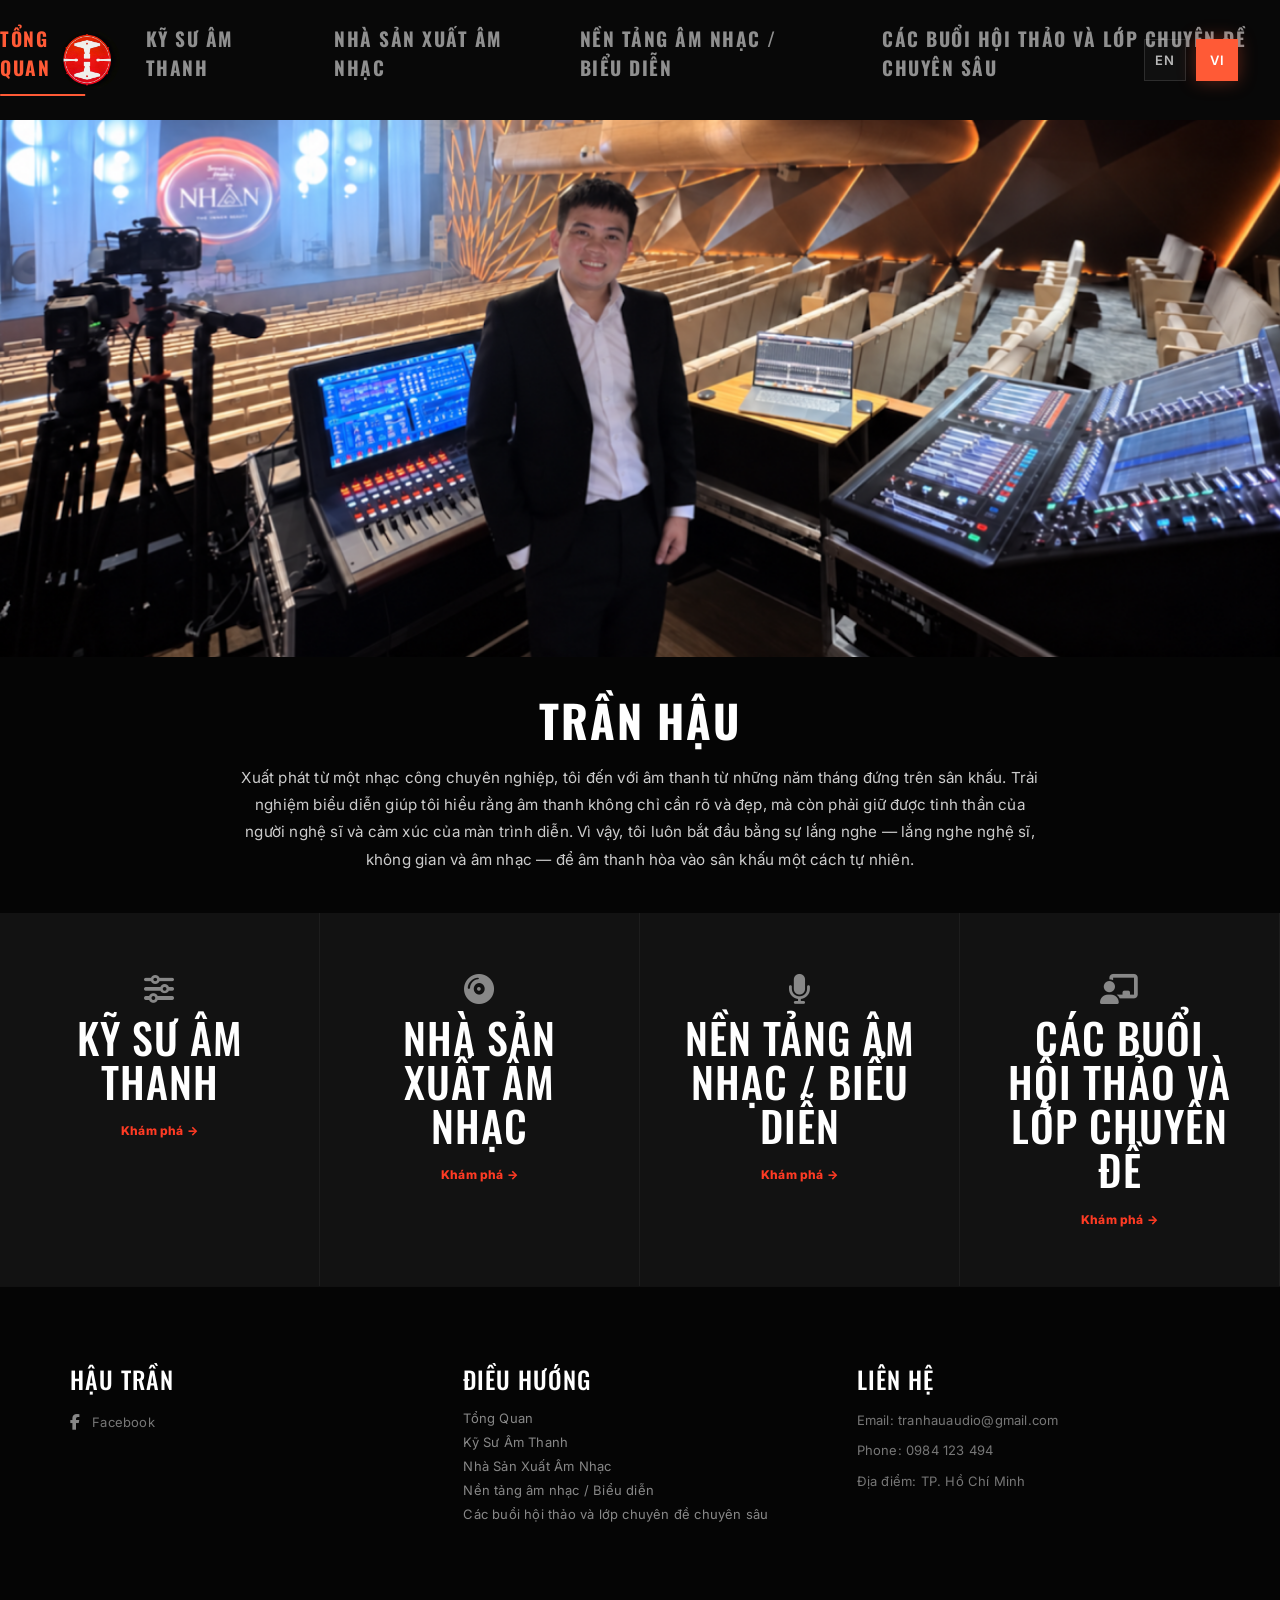
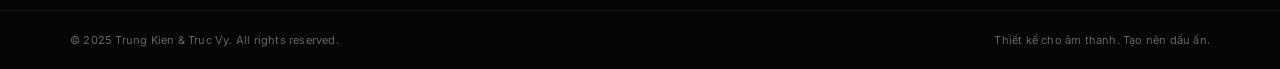
<file: index.html>
<!doctype html>
<html lang="vi">
  <head>
    <meta charset="UTF-8" />
    <meta name="viewport" content="width=device-width, initial-scale=1.0" />
    <title>Hau Tran Portfolio</title>
    <link rel="stylesheet" href="style.css" />
    <link
      rel="stylesheet"
      href="https://cdnjs.cloudflare.com/ajax/libs/font-awesome/6.5.0/css/all.min.css"
    />
    <link
      href="https://fonts.googleapis.com/css2?family=Bebas+Neue&family=Montserrat:wght@400;500;600;700&display=swap"
      rel="stylesheet"
    />
    <link
      href="https://fonts.googleapis.com/css2?family=Oswald:wght@400;500;600;700&family=Inter:wght@400;500;600&display=swap"
      rel="stylesheet"
    />
  </head>
  <body>
    <header class="header">
      <a href="index.html" class="logo1">
        <img src="assets/lo.jpg" alt="Logo" />
      </a>
      <nav>
        <a href="index.html" class="active" id="navOverview">Overview</a>
        <a href="sound-engineer.html" id="navSound"
          >Audio Director / Audio Engineer</a
        >
        <a href="audio-producer.html" id="navProducer">Music Producer</a>
        <a href="performance.html" id="navPerf">Performance</a>
        <a href="workshops.html" id="navWorkshop">
          Workshops & Masterclasses
        </a>
      </nav>
      <div class="lang-switch">
        <button onclick="setLanguage('en')">EN</button>
        <button onclick="setLanguage('vi')">VI</button>
      </div>
    </header>

    <section class="hero-menu">
      <img src="assets/HAUTRAN.png" alt="Hau Tran" />
    </section>

    <!-- PHẦN GIỚI THIỆU MỚI ĐƯỢC THÊM VÀO SAU HÌNH ĐẠI DIỆN -->
    <section class="about-intro">
      <div class="about-container">
        <h2 id="aboutTitle">TRẦN HẬU</h2>
        <p class="about-desc" id="aboutDesc">
          Xuất phát từ một nhạc công chuyên nghiệp, tôi đến với âm thanh từ
          những năm tháng đứng trên sân khấu. Trải nghiệm biểu diễn giúp tôi
          hiểu rằng âm thanh không chỉ cần rõ và đẹp, mà còn phải giữ được tinh
          thần của người nghệ sĩ và cảm xúc của màn trình diễn. Vì vậy, tôi luôn
          bắt đầu bằng sự lắng nghe — lắng nghe nghệ sĩ, không gian và âm nhạc —
          để âm thanh hòa vào sân khấu một cách tự nhiên.
        </p>
      </div>
    </section>

    <section class="choose">
      <a href="sound-engineer.html" class="choose-card" id="chooseSound">
        <div class="icon"><i class="fas fa-sliders"></i></div>
        <h2 id="chooseSoundTitle">Audio Director / Audio Engineer</h2>
        <span>Explore →</span>
      </a>

      <a href="audio-producer.html" class="choose-card" id="chooseProducer">
        <div class="icon"><i class="fas fa-compact-disc"></i></div>
        <h2 id="chooseProducerTitle">Music Producer</h2>
        <span>Explore →</span>
      </a>

      <a href="performance.html" class="choose-card" id="choosePerformance">
        <div class="icon"><i class="fas fa-microphone"></i></div>
        <h2 id="choosePerformanceTitle">Performance & Musical Background</h2>
        <span>Explore →</span>
      </a>

      <a href="workshops.html" class="choose-card" id="chooseWorkshop">
        <div class="icon"><i class="fas fa-chalkboard-teacher"></i></div>
        <h2 id="chooseWorkshopTitle">Workshops & Masterclasses</h2>
        <span>Explore →</span>
      </a>
    </section>

    <!-- FOOTER -->
    <footer class="footer">
      <div class="footer-col">
        <h3 id="footerTitle">Hau Tran</h3>
        <!-- Đã xóa đoạn mô tả cũ ở đây theo yêu cầu -->
        <div class="social">
          <a href="https://www.facebook.com/tran.haudrum/"
            ><i class="fab fa-facebook-f"></i
          ></a>
          <p>Facebook</p>
        </div>
      </div>

      <div class="footer-col">
        <h4 id="footerNavTitle">Navigation</h4>
        <a href="index.html" id="footerNavOverview">Overview</a>
        <a href="sound-engineer.html" id="footerNavSound"
          >Audio Director / Audio Engineer</a
        >
        <a href="audio-producer.html" id="footerNavProducer">Music Producer</a>
        <a href="performance.html" id="footerNavPerformance">Performance</a>
        <a href="workshops.html" id="footerNavWorkshop">Workshops & Masterclasses</a>
      </div>

      <div class="footer-col">
        <h4 id="footerContactTitle">Contact</h4>
        <p>Email: tranhauaudio@gmail.com</p>
        <p>Phone: 0984 123 494</p>
        <p id="footerLocation">Location: Ho Chi Minh City</p>
      </div>
    </footer>

    <div class="footer-bottom">
      <p>© 2025 Trung Kien & Truc Vy. All rights reserved.</p>
      <p>Designed for Sound. Built for Impact.</p>
    </div>

    <script src="lang.js"></script>
    <script src="scripts.js"></script>
  </body>
</html>
</file>
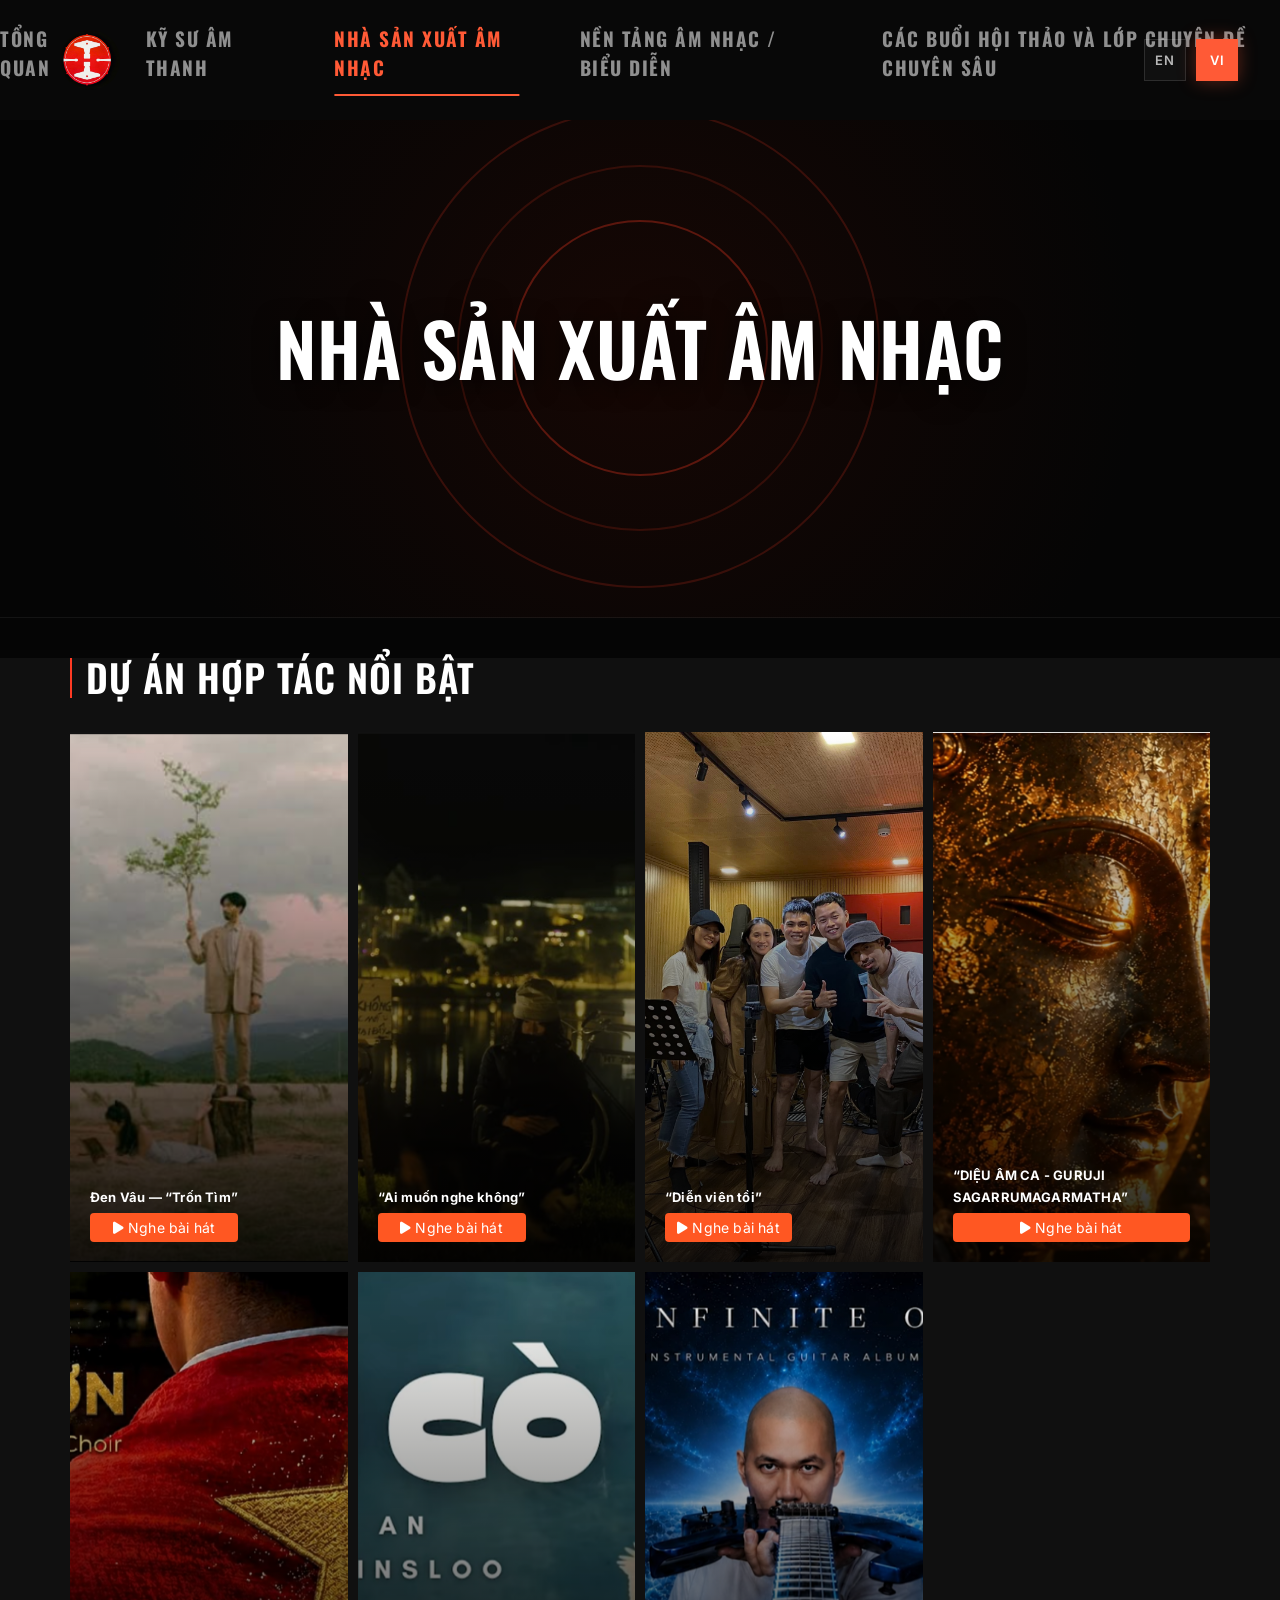
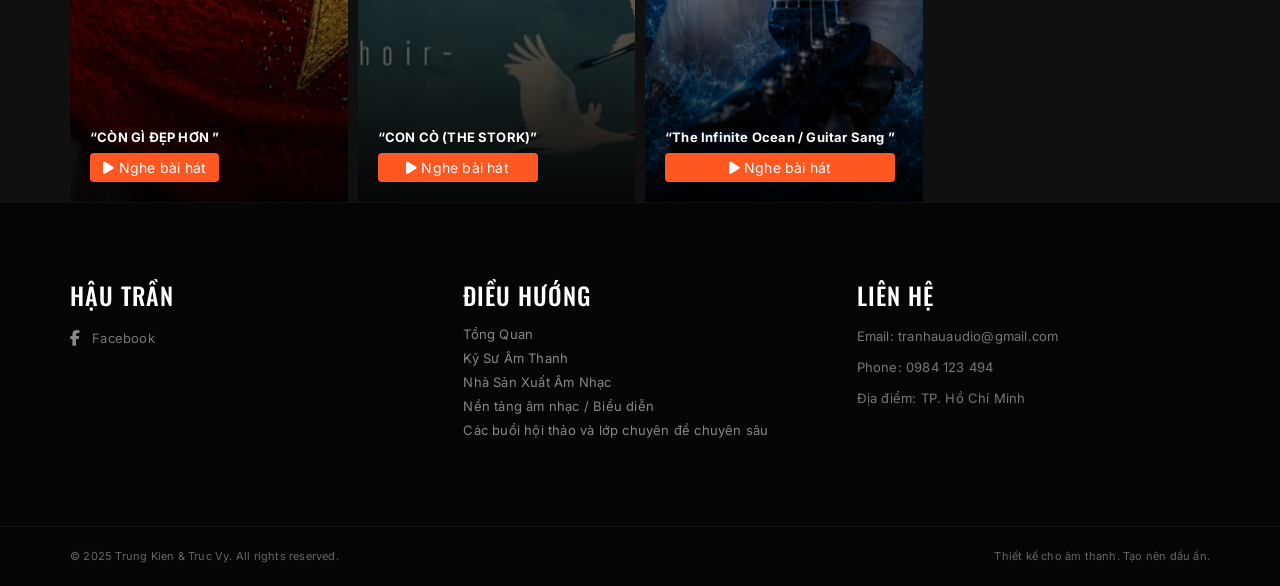
<file: audio-producer.html>
<!doctype html>
<html lang="vi">
  <head>
    <meta charset="UTF-8" />
    <meta name="viewport" content="width=device-width, initial-scale=1.0" />
    <title>Music Producer</title>
    <link rel="stylesheet" href="style.css" />
    <link
      rel="stylesheet"
      href="https://cdnjs.cloudflare.com/ajax/libs/font-awesome/6.5.0/css/all.min.css"
    />
    <link
      href="https://fonts.googleapis.com/css2?family=Bebas+Neue&family=Montserrat:wght@400;500;600;700&display=swap"
      rel="stylesheet"
    />
    <link
      href="https://fonts.googleapis.com/css2?family=Oswald:wght@400;500;600;700&family=Inter:wght@400;500;600&display=swap"
      rel="stylesheet"
    />
  </head>
  <body>
    <header class="header">
      <a href="index.html" class="logo1">
        <img src="assets/lo.jpg" alt="Logo" />
      </a>
      <nav>
        <a href="index.html" id="navOverview">Overview</a>
        <a href="sound-engineer.html" id="navSound"
          >Audio Director / Audio Engineer</a
        >
        <a href="audio-producer.html" class="active" id="navProducer"
          >Music Producer</a
        >
        <a href="performance.html" id="navPerf">Performance</a>
        <a href="workshops.html" id="navWorkshop">
          Workshops & Masterclasses
        </a>
      </nav>
      <div class="lang-switch">
        <button onclick="setLanguage('en')">EN</button>
        <button onclick="setLanguage('vi')">VI</button>
      </div>
    </header>

    <section class="producer-hero">
      <div class="rings"></div>
      <h1 id="producerTitle">Music Producer</h1>
    </section>

   

    <!-- FEATURED PRODUCTIONS & TRACK LINKS -->
    <section class="productions">
      <h2 style="margin-top: 40px; font-size: 38px">Featured Productions & Audio Samples</h2>

      <div
        class="production-grid"
        style="
          display: grid;
          grid-template-columns: repeat(4, minmax(250px, 1fr));
          gap: 10px;
        "
      >
        <!-- Sản phẩm 1: Trốn Tìm -->
        <div
          class="production-item"
          style="
            background-image: url(&quot;assets/trontim.png&quot;);
            background-size: cover;
            background-position: center;
            position: relative;
          "
        >
          <div
            class="production-overlay"
            style="
              display: flex;
              flex-direction: column;
              justify-content: flex-end;
              height: 100%;
              padding: 20px;
            "
          >
            <p style="margin: 0 0 5px 0; font-weight: bold">
              Đen Vâu — “Trốn Tìm”
            </p>
            
            <a
              href="https://youtu.be/Ws-QlpSltr8?list=RDWs-QlpSltr8"
              target="_blank"
              class="track-link-btn"
              style="
                display: inline-block;
                padding: 6px 12px;
                background: #ff5722;
                color: #fff;
                text-decoration: none;
                border-radius: 4px;
                font-size: 14px;
                text-align: center;
              "
            >
              <i class="fas fa-play"></i> Nghe bài hát
            </a>
          </div>
        </div>

        <!-- Sản phẩm 2: Ai muốn nghe không -->
        <div
          class="production-item"
          style="
            background-image: url(&quot;assets/aimuon.png&quot;);
            background-size: cover;
            background-position: center;
            position: relative;
          "
        >
          <div
            class="production-overlay"
            style="
              display: flex;
              flex-direction: column;
              justify-content: flex-end;
              height: 100%;
              padding: 20px;
            "
          >
            <p style="margin: 0 0 5px 0; font-weight: bold">
              “Ai muốn nghe không”
            </p>
           
            <a
              href="https://youtu.be/JxBnLmCOEJ8?list=RDJxBnLmCOEJ8"
              target="_blank"
              class="track-link-btn"
              style="
                display: inline-block;
                padding: 6px 12px;
                background: #ff5722;
                color: #fff;
                text-decoration: none;
                border-radius: 4px;
                font-size: 14px;
                text-align: center;
              "
            >
              <i class="fas fa-play"></i> Nghe bài hát
            </a>
          </div>
        </div>

        <!-- Sản phẩm 3: Diễn viên tồi -->
        <div
          class="production-item"
          style="
            background-image: url(&quot;assets/denvau.jpg&quot;);
            background-size: cover;
            background-position: center;
            position: relative;
          "
        >
          <div
            class="production-overlay"
            style="
              display: flex;
              flex-direction: column;
              justify-content: flex-end;
              height: 100%;
              padding: 20px;
            "
          >
            <p style="margin: 0 0 5px 0; font-weight: bold">“Diễn viên tồi”</p>
           
            <a
              href="https://youtu.be/7ICKkagL3xA?list=RD7ICKkagL3xA"
              target="_blank"
              class="track-link-btn"
              style="
                display: inline-block;
                padding: 6px 12px;
                background: #ff5722;
                color: #fff;
                text-decoration: none;
                border-radius: 4px;
                font-size: 14px;
                text-align: center;
              "
            >
              <i class="fas fa-play"></i> Nghe bài hát
            </a>
          </div>
        </div>

        <!--  TRẦN MẠNH HÙNG -->
        <div
          class="production-item"
          style="
            background-image: url(&quot;assets/manhhung.png&quot;);
            background-size: cover;
            background-position: center;
            position: relative;
          "
        >
          <div
            class="production-overlay"
            style="
              display: flex;
              flex-direction: column;
              justify-content: flex-end;
              height: 100%;
              padding: 20px;
            "
          >
            <p style="margin: 0 0 5px 0; font-weight: bold">
              “DIỆU ÂM CA - GURUJI SAGARRUMAGARMATHA”
            </p>
           
            <a
              href="https://youtu.be/s32nh04WApE?si=7SrNHy-nLhuyb4kG"
              target="_blank"
              class="track-link-btn"
              style="
                display: inline-block;
                padding: 6px 12px;
                background: #ff5722;
                color: #fff;
                text-decoration: none;
                border-radius: 4px;
                font-size: 14px;
                text-align: center;
              "
            >
              <i class="fas fa-play"></i> Nghe bài hát
            </a>
          </div>
        </div>

        <!-- NGUYỄN HÙNG -->
        <div
          class="production-item"
          style="
            background-image: url(&quot;assets/congidep.png&quot;);
            background-size: cover;
            background-position: center;
            position: relative;
          "
        >
          <div
            class="production-overlay"
            style="
              display: flex;
              flex-direction: column;
              justify-content: flex-end;
              height: 100%;
              padding: 20px;
            "
          >
            <p style="margin: 0 0 5px 0; font-weight: bold">
              “CÒN GÌ ĐẸP HƠN ”
            </p>
           
            <a
              href="https://youtu.be/-h_xB2-MgfQ?si=9o2S2pGN0ul-nIvq"
              target="_blank"
              class="track-link-btn"
              style="
                display: inline-block;
                padding: 6px 12px;
                background: #ff5722;
                color: #fff;
                text-decoration: none;
                border-radius: 4px;
                font-size: 14px;
                text-align: center;
              "
            >
              <i class="fas fa-play"></i> Nghe bài hát
            </a>
          </div>
        </div>

        <!-- LƯU HÀ AN -->
        <div
          class="production-item"
          style="
            background-image: url(&quot;assets/conco.png&quot;);
            background-size: cover;
            background-position: center;
            position: relative;
          "
        >
          <div
            class="production-overlay"
            style="
              display: flex;
              flex-direction: column;
              justify-content: flex-end;
              height: 100%;
              padding: 20px;
            "
          >
            <p style="margin: 0 0 5px 0; font-weight: bold">
              “CON CÒ (THE STORK)”
            </p>
            
            <a
              href="https://youtu.be/Nb3mAwLelWI?si=8QQhP4ryB9OUGlF3"
              target="_blank"
              class="track-link-btn"
              style="
                display: inline-block;
                padding: 6px 12px;
                background: #ff5722;
                color: #fff;
                text-decoration: none;
                border-radius: 4px;
                font-size: 14px;
                text-align: center;
              "
            >
              <i class="fas fa-play"></i> Nghe bài hát
            </a>
          </div>
        </div>

        <!-- Chanh -->
        <div
          class="production-item"
          style="
            background-image: url(&quot;assets/chanh.png&quot;);
            background-size: cover;
            background-position: center;
            position: relative;
          "
        >
          <div
            class="production-overlay"
            style="
              display: flex;
              flex-direction: column;
              justify-content: flex-end;
              height: 100%;
              padding: 20px;
            "
          >
            <p style="margin: 0 0 5px 0; font-weight: bold">
              “The Infinite Ocean / Guitar Sang ”
            </p>
           
            <a
              href="https://youtu.be/x6NghAF-kms?si=WP9oEwm8ms20MId8"
              target="_blank"
              class="track-link-btn"
              style="
                display: inline-block;
                padding: 6px 12px;
                background: #ff5722;
                color: #fff;
                text-decoration: none;
                border-radius: 4px;
                font-size: 14px;
                text-align: center;
              "
            >
              <i class="fas fa-play"></i> Nghe bài hát
            </a>
          </div>
        </div>
      </div>
    </section>

    <footer class="footer">
      <div class="footer-col">
        <h3 id="footerTitle">Hau Tran</h3>
       
        <div class="social">
          <a href="https://www.facebook.com/tran.haudrum/"
            ><i class="fab fa-facebook-f"></i
          ></a>
          <p>Facebook</p>
        </div>
      </div>

      <div class="footer-col">
        <h4 id="footerNavTitle">Navigation</h4>
        <a href="index.html" id="footerNavOverview">Overview</a>
        <a href="sound-engineer.html" id="footerNavSound"
          >Audio Director / Audio Engineer</a
        >
        <a href="audio-producer.html" id="footerNavProducer">Music Producer</a>
        <a href="performance.html" id="footerNavPerformance">Performance</a>
        <a href="workshops.html" id="footerNavWorkshop">Workshops & Masterclasses</a>
      </div>

      <div class="footer-col">
        <h4 id="footerContactTitle">Contact</h4>
        <p>Email: tranhauaudio@gmail.com</p>
        <p>Phone: 0984 123 494</p>
        <p id="footerLocation">Location: Ho Chi Minh City</p>
      </div>
    </footer>

    <div class="footer-bottom">
      <p>© 2025 Trung Kien & Truc Vy. All rights reserved.</p>
      <p>Designed for Sound. Built for Impact.</p>
    </div>

    <script src="lang.js"></script>
    <script src="scripts.js"></script>
  </body>
</html>
</file>
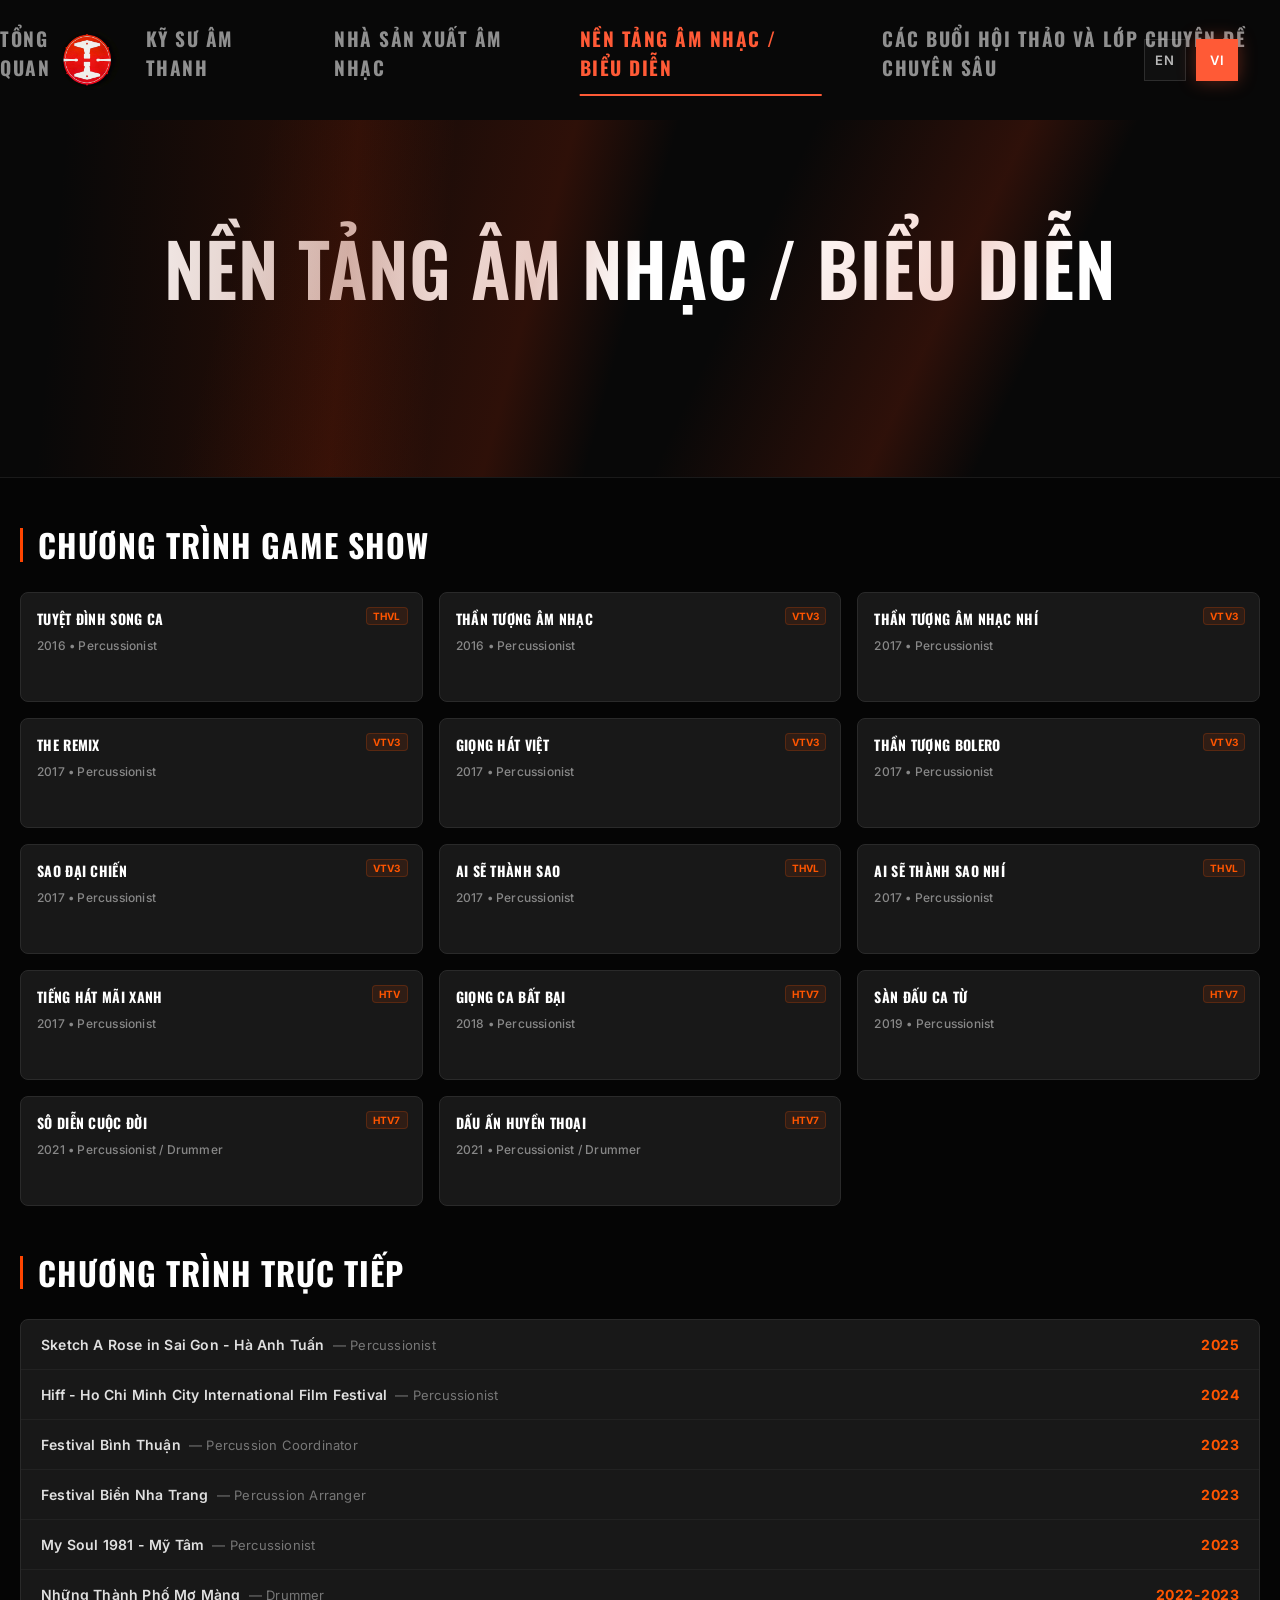
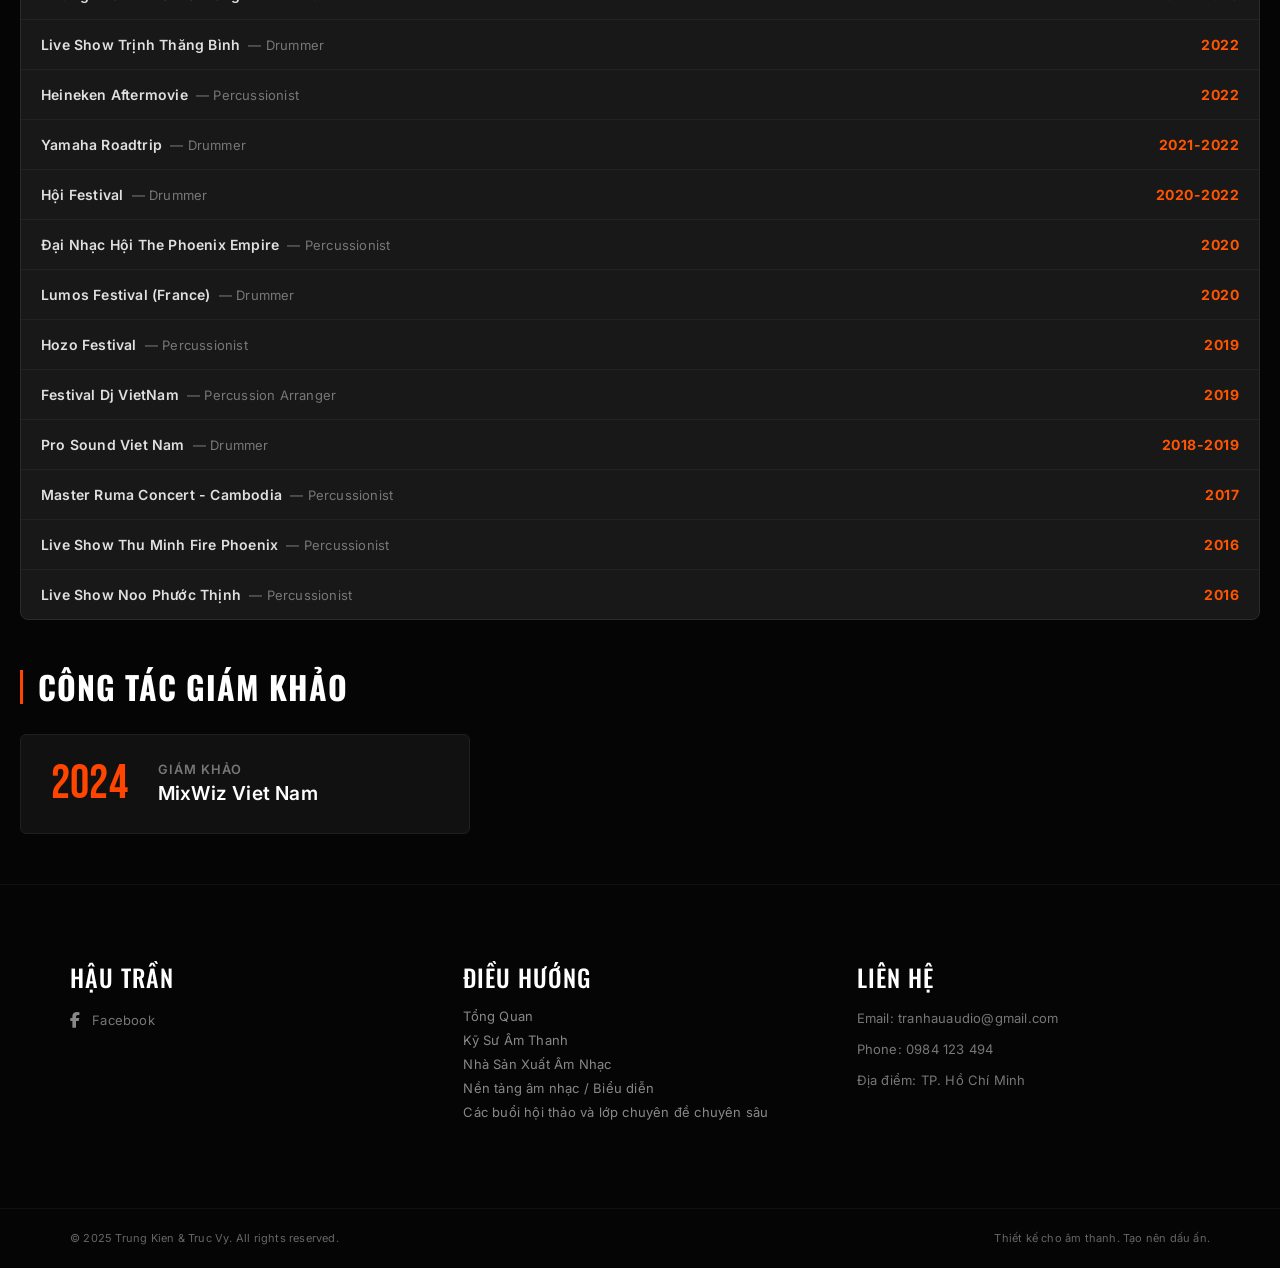
<file: performance.html>
<!doctype html>
<html lang="vi">
  <head>
    <meta charset="UTF-8" />
    <meta name="viewport" content="width=device-width, initial-scale=1.0" />
    <title>Performance & Musical Background</title>
    <link rel="stylesheet" href="style.css" />
    <link
      rel="stylesheet"
      href="https://cdnjs.cloudflare.com/ajax/libs/font-awesome/6.5.0/css/all.min.css"
    />
    <link
      href="https://fonts.googleapis.com/css2?family=Bebas+Neue&family=Montserrat:wght@400;500;600;700&display=swap"
      rel="stylesheet"
    />
    <link
      href="https://fonts.googleapis.com/css2?family=Oswald:wght@400;500;600;700&family=Inter:wght@400;500;600&display=swap"
      rel="stylesheet"
    />
    <style>
      /* Đồng bộ hoàn toàn style banner hero và font chữ với các trang khác */
      .sound-hero {
        position: relative;
        padding: 100px 20px;
        text-align: center;
        background: #080808;
        overflow: hidden;
        border-bottom: 1px solid #1a1a1a;
      }

      .perf-section,
      .perf-section1 {
        width: 100%;
        margin: 50px auto;
        padding: 0 20px;
      }
      .perf-section h2,
      .perf-section1 h2 {
        font-family: "Oswald", sans-serif;
        font-size: 2rem;
        color: #fff;
        margin-bottom: 30px;
        border-left: 3px solid #ff4500;
        padding-left: 15px;
        letter-spacing: 1px;
      }

      /* Bố cục lưới cho Game Shows */
      .gameshow-grid {
        display: grid;
        grid-template-columns: repeat(auto-fill, minmax(350px, 4fr));
        gap: 20px;
      }
      .gameshow-card {
        background: #111;
        border: 1px solid #1f1f1f;
        border-radius: 6px;
        padding: 30px;
        display: flex;
        justify-content: space-between;
        align-items: center;
        transition: all 0.3s ease;
      }
      .gameshow-card:hover {
        border-color: #ff4500;
        background: #151211;
      }
      .gameshow-info h3 {
        font-family: "Inter", sans-serif;
        font-size: 1.05rem;
        color: #fff;
        margin: 0 0 4px 0;
        font-weight: 600;
      }
      .gameshow-info p {
        font-family: "Inter", sans-serif;
        font-size: 0.85rem;
        color: #888;
        margin: 0;
      }
      .badge {
        background: #240e0a;
        color: #ff4500;
        font-family: "Inter", sans-serif;
        font-size: 0.75rem;
        font-weight: 700;
        padding: 5px 10px;
        border-radius: 4px;
        border: 1px solid rgba(255, 69, 0, 0.3);
      }

      /* Bảng danh sách Live Shows */
      .liveshow-table {
        background: #111;
        border: 1px solid #1f1f1f;
        border-radius: 6px;
        padding: 10px 25px;
        margin: 0 40px;
      }
      .liveshow-row {
        display: flex;
        justify-content: space-between;
        align-items: center;
        padding: 16px 0;
        border-bottom: 1px solid #1a1a1a;
        font-family: "Inter", sans-serif;
        font-size: 0.95rem;
      }
      .liveshow-row:last-child {
        border-bottom: none;
      }
      .liveshow-row span:first-child {
        color: #ccc;
      }
      .liveshow-row span:last-child {
        color: #ff4500;
        font-weight: 600;
        font-family: "Bebas Neue", sans-serif;
        font-size: 1.2rem;
      }

      /* Khối Judging */
      .judging-box {
        background: #111;
        border: 1px solid #1f1f1f;
        border-radius: 6px;
        padding: 25px 30px;
        display: flex;
        align-items: center;
        gap: 30px;
        max-width: 450px;
        transition: border-color 0.3s;
      }
      .judging-box:hover {
        border-color: #ff4500;
      }
      .judging-year {
        font-family: "Bebas Neue", sans-serif;
        font-size: 3rem;
        color: #ff4500;
        line-height: 1;
      }
      .judging-details .role {
        font-family: "Inter", sans-serif;
        font-size: 0.8rem;
        color: #777;
        text-transform: uppercase;
        letter-spacing: 1px;
        font-weight: 600;
      }
      .judging-details .name {
        font-family: "Inter", sans-serif;
        font-size: 1.2rem;
        color: #fff;
        font-weight: 600;
        margin-top: 4px;
      }

      @media (max-width: 768px) {
        .gameshow-grid {
          grid-template-columns: 1fr;
        }
        .sound-hero h1 {
          font-size: 2.5rem;
        }
      }
    </style>
  </head>
  <body>
    <header class="header">
      <a href="index.html" class="logo1">
        <img src="assets/lo.jpg" alt="Logo" />
      </a>
      <nav>
        <a href="index.html" id="navOverview">Overview</a>
        <a href="sound-engineer.html" id="navSound"
          >Audio Director / Audio Engineer</a
        >
        <a href="audio-producer.html" id="navProducer">Music Producer</a>
        <a href="performance.html" class="active" id="navPerf">Performance</a>
        <a href="workshops.html" id="navWorkshop">
          Workshops & Masterclasses
        </a>
      </nav>
      <div class="lang-switch">
        <button onclick="setLanguage('en')">EN</button>
        <button onclick="setLanguage('vi')">VI</button>
      </div>
    </header>

    <section
      class="sound-hero"
      style="
        position: relative;
        padding: 120px 20px;
        text-align: center;
        background: #080808;
        overflow: hidden;
        border-bottom: 1px solid #1a1a1a;
      "
    >
      <!-- Hiệu ứng vệt sáng đỏ hắt chéo nền -->
      <div
        style="
          position: absolute;
          top: -50%;
          left: -20%;
          right: -20%;
          bottom: -50%;
          background:
            linear-gradient(
              115deg,
              transparent 30%,
              rgba(160, 40, 10, 0.25) 45%,
              transparent 50%
            ),
            linear-gradient(
              125deg,
              transparent 55%,
              rgba(200, 50, 15, 0.2) 65%,
              transparent 70%
            ),
            linear-gradient(
              105deg,
              transparent 20%,
              rgba(120, 30, 5, 0.3) 35%,
              transparent 40%
            );
          transform: rotate(-10deg);
          pointer-events: none;
        "
      ></div>

      <h1
        id="perfHeroTitle"
        style="
          font-family: var(--title-font);

          font-weight: 600;

          letter-spacing: 1px;

          line-height: 1.05;

          text-transform: uppercase;
          font-size: 73px;
        "
      >
        MUSICAL BACKROUND /PERFORMANCE
      </h1>
    </section>

    <!-- CHƯƠNG TRÌNH GAME SHOW -->
    <section class="perf-section">
      <h2 id="titleGameShows">CHƯƠNG TRÌNH GAME SHOW</h2>
      <div class="perf-grid">
        <div class="perf-card">
          <div class="perf-main-info">
            <h3>TUYỆT ĐÌNH SONG CA</h3>
            <p>2016 • Percussionist</p>
          </div>
          <span class="badge-channel">THVL</span>
        </div>

        <div class="perf-card">
          <div class="perf-main-info">
            <h3>THẦN TƯỢNG ÂM NHẠC</h3>
            <p>2016 • Percussionist</p>
          </div>
          <span class="badge-channel">VTV3</span>
        </div>

        <div class="perf-card">
          <div class="perf-main-info">
            <h3>THẦN TƯỢNG ÂM NHẠC NHÍ</h3>
            <p>2017 • Percussionist</p>
          </div>
          <span class="badge-channel">VTV3</span>
        </div>

        <div class="perf-card">
          <div class="perf-main-info">
            <h3>THE REMIX</h3>
            <p>2017 • Percussionist</p>
          </div>
          <span class="badge-channel">VTV3</span>
        </div>

        <div class="perf-card">
          <div class="perf-main-info">
            <h3>GIỌNG HÁT VIỆT</h3>
            <p>2017 • Percussionist</p>
          </div>
          <span class="badge-channel">VTV3</span>
        </div>

        <div class="perf-card">
          <div class="perf-main-info">
            <h3>THẦN TƯỢNG BOLERO</h3>
            <p>2017 • Percussionist</p>
          </div>
          <span class="badge-channel">VTV3</span>
        </div>

        <div class="perf-card">
          <div class="perf-main-info">
            <h3>SAO ĐẠI CHIẾN</h3>
            <p>2017 • Percussionist</p>
          </div>
          <span class="badge-channel">VTV3</span>
        </div>

        <div class="perf-card">
          <div class="perf-main-info">
            <h3>AI SẼ THÀNH SAO</h3>
            <p>2017 • Percussionist</p>
          </div>
          <span class="badge-channel">THVL</span>
        </div>

        <div class="perf-card">
          <div class="perf-main-info">
            <h3>AI SẼ THÀNH SAO NHÍ</h3>
            <p>2017 • Percussionist</p>
          </div>
          <span class="badge-channel">THVL</span>
        </div>

        <div class="perf-card">
          <div class="perf-main-info">
            <h3>TIẾNG HÁT MÃI XANH</h3>
            <p>2017 • Percussionist</p>
          </div>
          <span class="badge-channel">HTV</span>
        </div>

        <div class="perf-card">
          <div class="perf-main-info">
            <h3>GIỌNG CA BẤT BẠI</h3>
            <p>2018 • Percussionist</p>
          </div>
          <span class="badge-channel">HTV7</span>
        </div>

        <div class="perf-card">
          <div class="perf-main-info">
            <h3>SÀN ĐẤU CA TỪ</h3>
            <p>2019 • Percussionist</p>
          </div>
          <span class="badge-channel">HTV7</span>
        </div>

        <div class="perf-card">
          <div class="perf-main-info">
            <h3>SÔ DIỄN CUỘC ĐỜI</h3>
            <p>2021 • Percussionist / Drummer</p>
          </div>
          <span class="badge-channel">HTV7</span>
        </div>

        <div class="perf-card">
          <div class="perf-main-info">
            <h3>DẤU ẤN HUYỀN THOẠI</h3>
            <p>2021 • Percussionist / Drummer</p>
          </div>
          <span class="badge-channel">HTV7</span>
        </div>
      </div>
    </section>

    <!-- CHƯƠNG TRÌNH TRỰC TIẾP (LIVE SHOWS) -->
    <section class="perf-section">
      <h2 id="titleLiveShows">CHƯƠNG TRÌNH TRỰC TIẾP</h2>
      <div class="perf-table-dark">
        <div class="perf-row-dark">
          <div class="event-title">
            Sketch A Rose in Sai Gon - Hà Anh Tuấn
            <span class="role-sub">— Percussionist</span>
          </div>
          <div class="event-year-dark">2025</div>
        </div>

        <div class="perf-row-dark">
          <div class="event-title">
            Hiff - Ho Chi Minh City International Film Festival
            <span class="role-sub">— Percussionist</span>
          </div>
          <div class="event-year-dark">2024</div>
        </div>

        <div class="perf-row-dark">
          <div class="event-title">
            Festival Bình Thuận
            <span class="role-sub">— Percussion Coordinator</span>
          </div>
          <div class="event-year-dark">2023</div>
        </div>

        <div class="perf-row-dark">
          <div class="event-title">
            Festival Biển Nha Trang
            <span class="role-sub">— Percussion Arranger</span>
          </div>
          <div class="event-year-dark">2023</div>
        </div>

        <div class="perf-row-dark">
          <div class="event-title">
            My Soul 1981 - Mỹ Tâm <span class="role-sub">— Percussionist</span>
          </div>
          <div class="event-year-dark">2023</div>
        </div>

        <div class="perf-row-dark">
          <div class="event-title">
            Những Thành Phố Mơ Màng <span class="role-sub">— Drummer</span>
          </div>
          <div class="event-year-dark">2022-2023</div>
        </div>

        <div class="perf-row-dark">
          <div class="event-title">
            Live Show Trịnh Thăng Bình <span class="role-sub">— Drummer</span>
          </div>
          <div class="event-year-dark">2022</div>
        </div>

        <div class="perf-row-dark">
          <div class="event-title">
            Heineken Aftermovie <span class="role-sub">— Percussionist</span>
          </div>
          <div class="event-year-dark">2022</div>
        </div>

        <div class="perf-row-dark">
          <div class="event-title">
            Yamaha Roadtrip <span class="role-sub">— Drummer</span>
          </div>
          <div class="event-year-dark">2021-2022</div>
        </div>

        <div class="perf-row-dark">
          <div class="event-title">
            Hội Festival <span class="role-sub">— Drummer</span>
          </div>
          <div class="event-year-dark">2020-2022</div>
        </div>

        <div class="perf-row-dark">
          <div class="event-title">
            Đại Nhạc Hội The Phoenix Empire
            <span class="role-sub">— Percussionist</span>
          </div>
          <div class="event-year-dark">2020</div>
        </div>

        <div class="perf-row-dark">
          <div class="event-title">
            Lumos Festival (France) <span class="role-sub">— Drummer</span>
          </div>
          <div class="event-year-dark">2020</div>
        </div>

        <div class="perf-row-dark">
          <div class="event-title">
            Hozo Festival <span class="role-sub">— Percussionist</span>
          </div>
          <div class="event-year-dark">2019</div>
        </div>

        <div class="perf-row-dark">
          <div class="event-title">
            Festival Dj VietNam
            <span class="role-sub">— Percussion Arranger</span>
          </div>
          <div class="event-year-dark">2019</div>
        </div>

        <div class="perf-row-dark">
          <div class="event-title">
            Pro Sound Viet Nam <span class="role-sub">— Drummer</span>
          </div>
          <div class="event-year-dark">2018-2019</div>
        </div>

        <div class="perf-row-dark">
          <div class="event-title">
            Master Ruma Concert - Cambodia
            <span class="role-sub">— Percussionist</span>
          </div>
          <div class="event-year-dark">2017</div>
        </div>

        <div class="perf-row-dark">
          <div class="event-title">
            Live Show Thu Minh Fire Phoenix
            <span class="role-sub">— Percussionist</span>
          </div>
          <div class="event-year-dark">2016</div>
        </div>

        <div class="perf-row-dark">
          <div class="event-title">
            Live Show Noo Phước Thịnh
            <span class="role-sub">— Percussionist</span>
          </div>
          <div class="event-year-dark">2016</div>
        </div>
      </div>
    </section>

    <!-- JUDGING -->
    <section class="perf-section">
      <h2 id="titleJudging">Judging</h2>
      <div class="judging-box">
        <div class="judging-year">2024</div>
        <div class="judging-details">
          <div class="role" id="roleJudge">Judge</div>
          <div class="name">MixWiz Viet Nam</div>
        </div>
      </div>
    </section>

    <footer class="footer">
      <div class="footer-col">
        <h3 id="footerTitle">Hau Tran</h3>       
        <div class="social">
          <a href="https://www.facebook.com/tran.haudrum/"
            ><i class="fab fa-facebook-f"></i
          ></a>
          <p>Facebook</p>
        </div>
      </div>

      <div class="footer-col">
        <h4 id="footerNavTitle">Navigation</h4>
        <a href="index.html" id="footerNavOverview">Overview</a>
        <a href="sound-engineer.html" id="footerNavSound"
          >Audio Director / Audio Engineer</a
        >
        <a href="audio-producer.html" id="footerNavProducer">Music Producer</a>
        <a href="performance.html" id="footerNavPerformance">Performance</a>
        <a href="workshops.html" id="footerNavWorkshop">Workshops & Masterclasses</a>
      </div>

      <div class="footer-col">
        <h4 id="footerContactTitle">Contact</h4>
        <p>Email: tranhauaudio@gmail.com</p>
        <p>Phone: 0984 123 494</p>
        <p id="footerLocation">Location: Ho Chi Minh City</p>
      </div>
    </footer>

    <div class="footer-bottom">
      <p>© 2025 Trung Kien & Truc Vy. All rights reserved.</p>
      <p>Designed for Sound. Built for Impact.</p>
    </div>

    <script src="lang.js"></script>
    <script src="scripts.js"></script>
  </body>
</html>
</file>
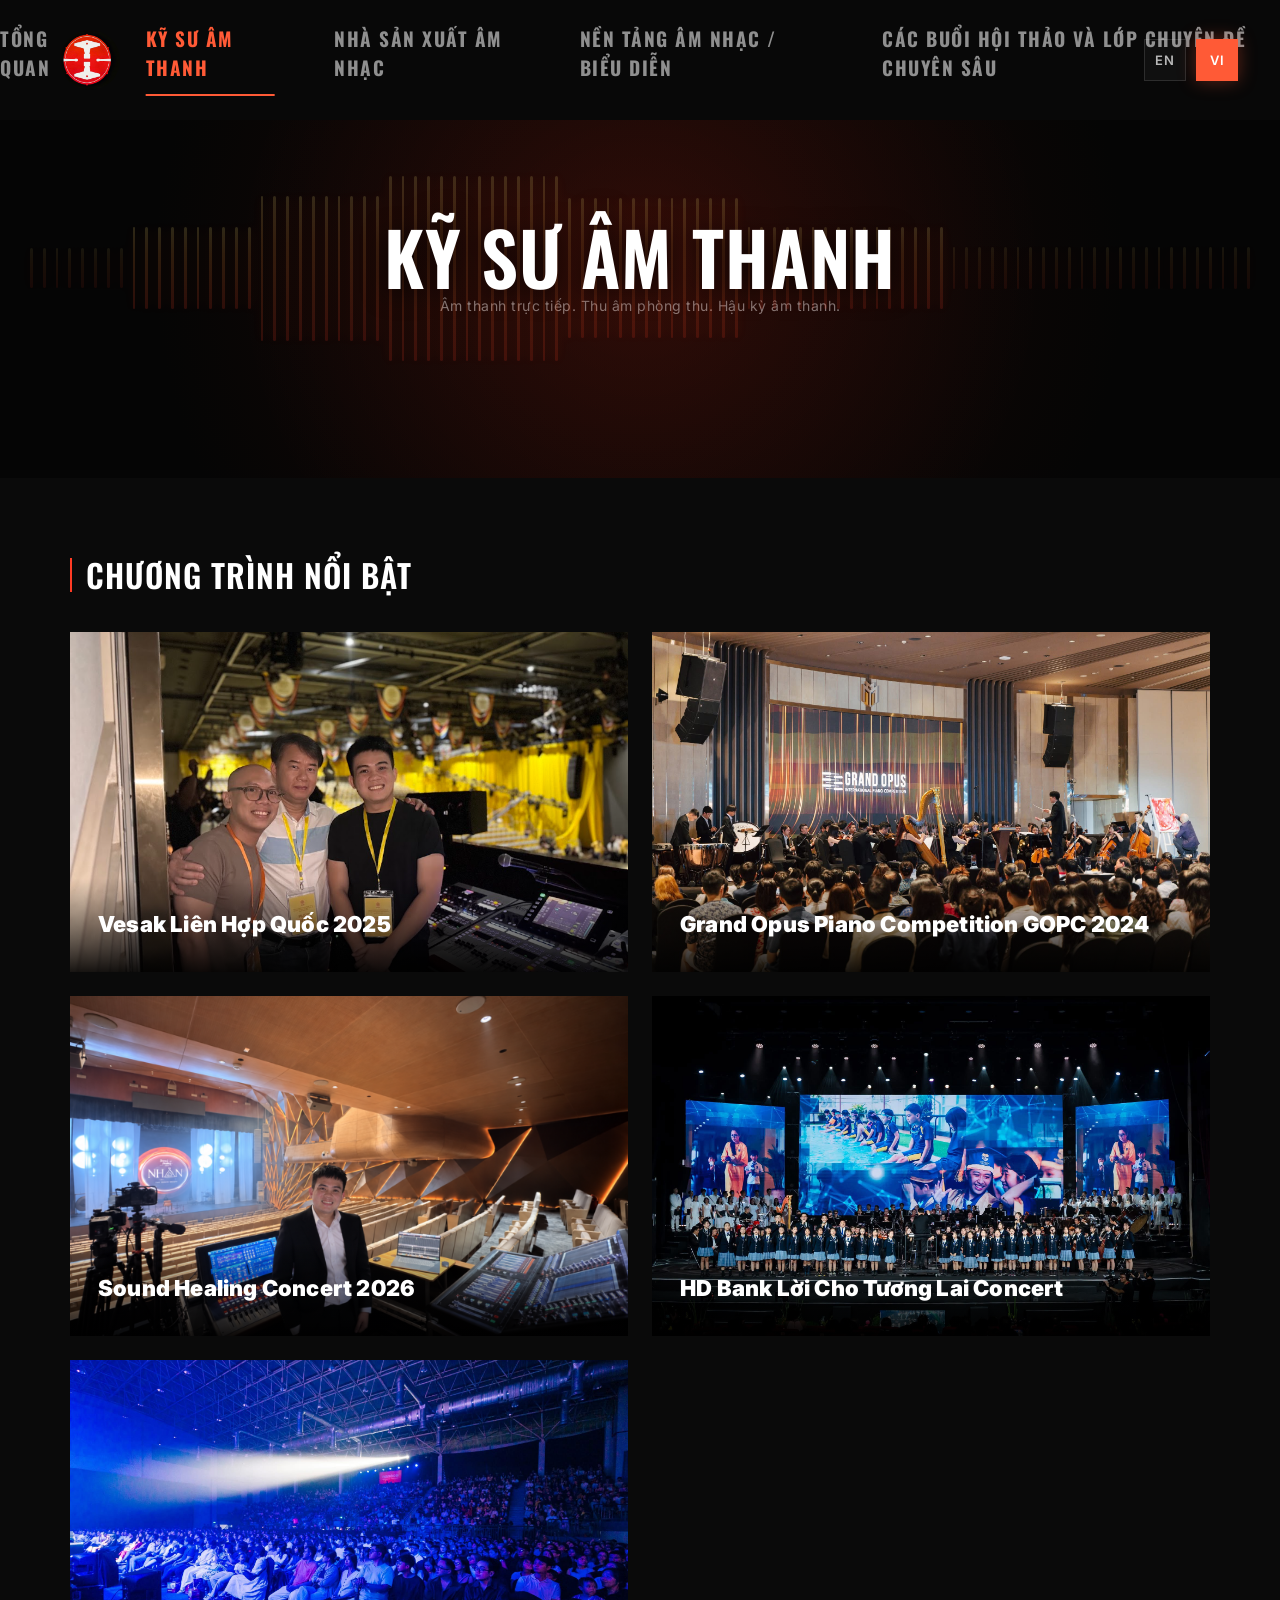
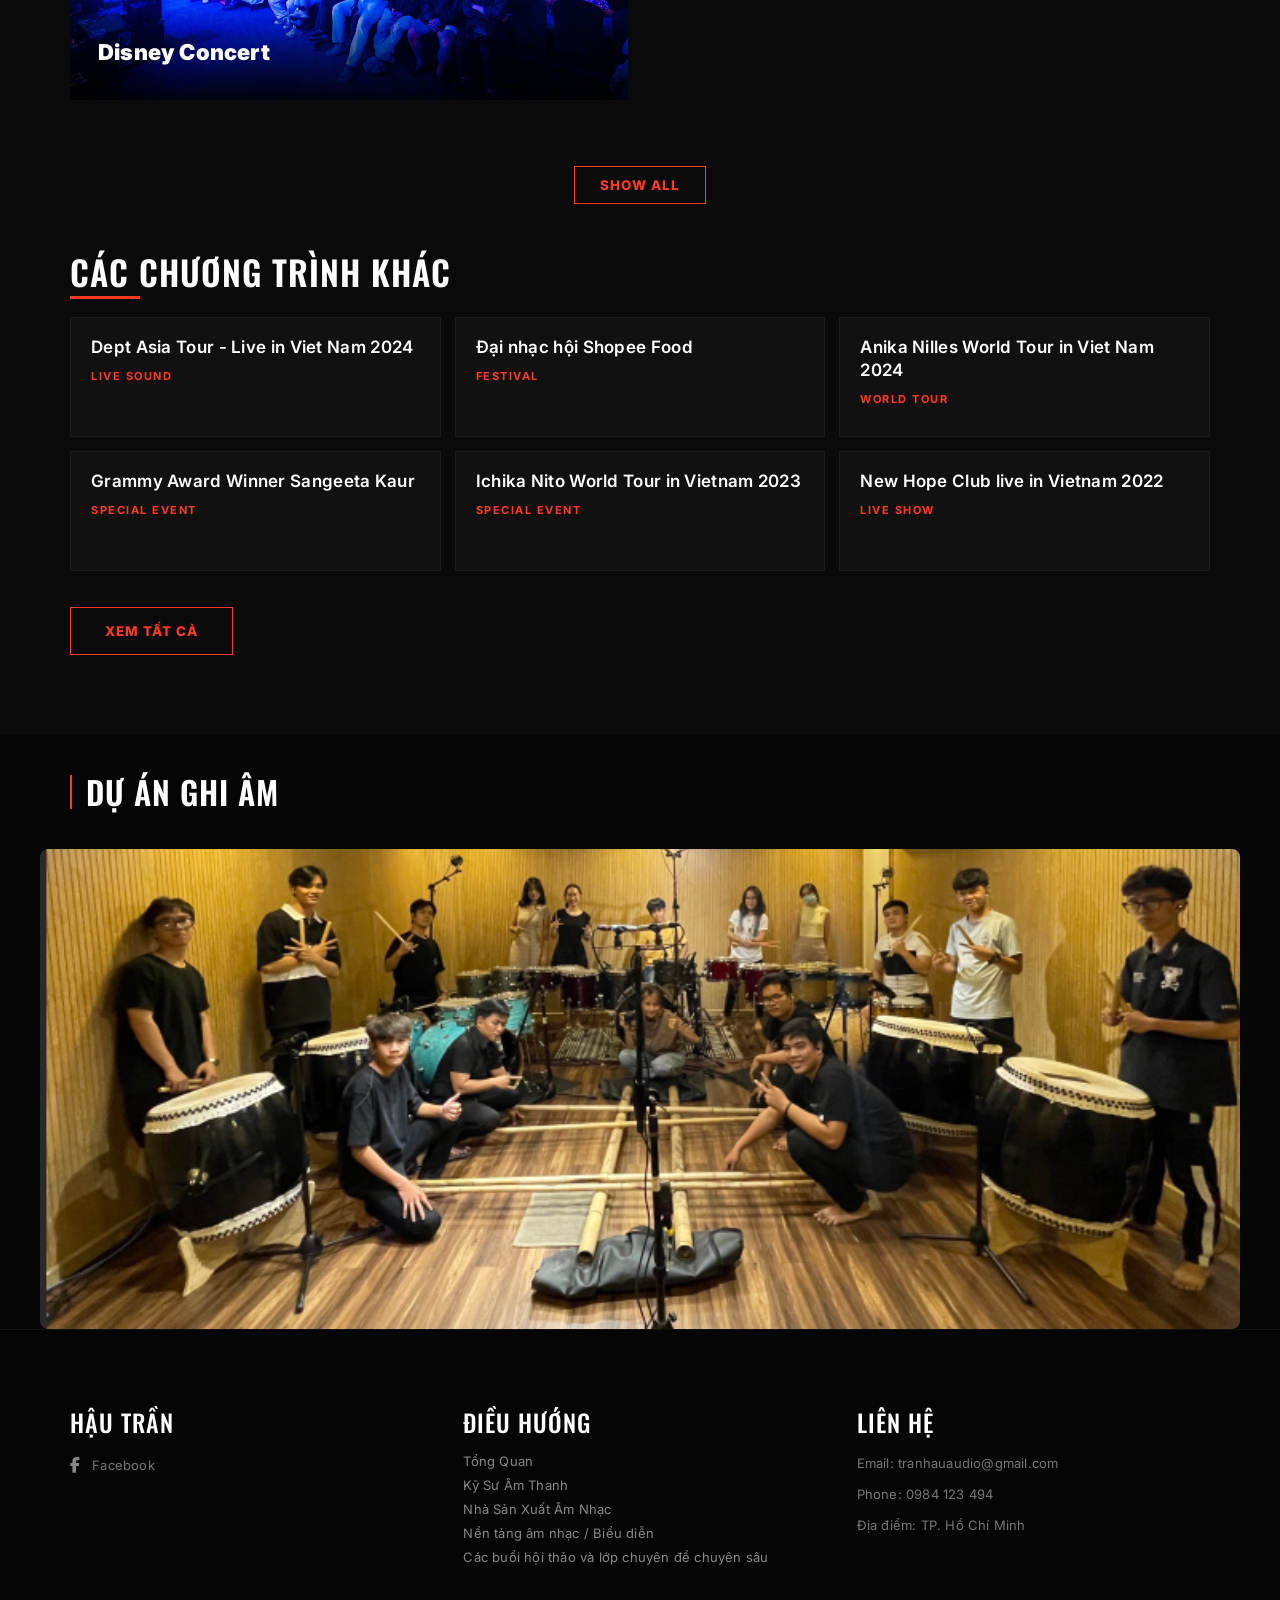
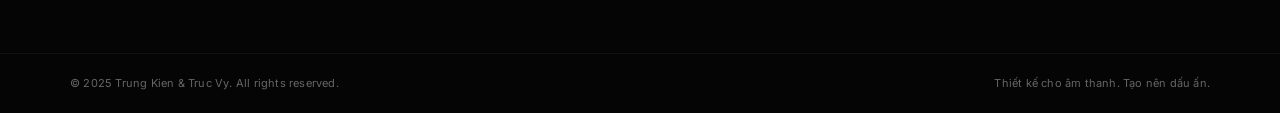
<file: sound-engineer.html>
<!doctype html>
<html lang="vi">
  <head>
    <meta charset="UTF-8" />
    <meta name="viewport" content="width=device-width, initial-scale=1.0" />
    <title>Audio Director / Audio Engineer</title>
    <link rel="preconnect" href="https://fonts.googleapis.com" />
    <link rel="preconnect" href="https://fonts.gstatic.com" crossorigin />
    <link
      href="https://fonts.googleapis.com/css2?family=Bebas+Neue&family=Inter:wght@300;400;500;600;700&display=swap"
      rel="stylesheet"
    />
    <link rel="stylesheet" href="style.css" />
    <link
      rel="stylesheet"
      href="https://cdnjs.cloudflare.com/ajax/libs/font-awesome/6.5.0/css/all.min.css"
    />
    <link
      href="https://fonts.googleapis.com/css2?family=Oswald:wght@400;500;600;700&family=Inter:wght@400;500;600&display=swap"
      rel="stylesheet"
    />
    <style>
      .sound-work-item.extra-show {
        display: none;
      }
    </style>
  </head>
  <body>
    <header class="header">
      <a href="index.html" class="logo1">
        <img src="assets/lo.jpg" alt="Logo" />
      </a>
      <nav>
        <a href="index.html" id="navOverview">Overview</a>
        <a href="sound-engineer.html" class="active" id="navSound"
          >Audio Director / Audio Engineer</a
        >
        <a href="audio-producer.html" id="navProducer">Music Producer</a>
        <a href="performance.html" id="navPerf">Performance</a>
        <a href="workshops.html" id="navWorkshop">
          Workshops & Masterclasses
        </a>
      </nav>
      <div class="lang-switch">
        <button onclick="setLanguage('en')">EN</button>
        <button onclick="setLanguage('vi')">VI</button>
      </div>
    </header>

    <section class="sound-hero">
      <div class="sound-bg"></div>
      <div class="wave">
        <span></span><span></span><span></span><span></span><span></span
        ><span></span><span></span><span></span><span></span><span></span
        ><span></span><span></span><span></span><span></span><span></span
        ><span></span><span></span><span></span><span></span><span></span
        ><span></span><span></span><span></span><span></span><span></span
        ><span></span><span></span><span></span><span></span><span></span
        ><span></span><span></span><span></span><span></span><span></span
        ><span></span><span></span><span></span><span></span><span></span
        ><span></span><span></span><span></span><span></span><span></span
        ><span></span><span></span><span></span><span></span><span></span
        ><span></span><span></span><span></span><span></span><span></span
        ><span></span><span></span><span></span><span></span><span></span
        ><span></span><span></span><span></span><span></span><span></span
        ><span></span><span></span><span></span><span></span><span></span
        ><span></span><span></span><span></span><span></span><span></span
        ><span></span><span></span><span></span><span></span><span></span
        ><span></span><span></span><span></span><span></span><span></span
        ><span></span><span></span><span></span><span></span><span></span
        ><span></span><span></span><span></span><span></span><span></span
        ><span></span>
      </div>
      <h1 id="soundTitle">Audio Director / Audio Engineer</h1>
      <p id="soundDesc">
        Live Sound. Studio Recording. Audio Post - Production
      </p>
    </section>

    <!-- SELECTED WORK -->
    <section class="sound-work">
      <h2>Featured Shows</h2>

      <div class="sound-work-grid" id="soundWorkGrid">
        <div class="sound-work-item showcase-slider">
          <img
            src="assets/image/1. Vesak Liên Hợp Quốc 2025/1.png"
            class="active"
          />
          <img src="assets/image/1. Vesak Liên Hợp Quốc 2025/4.jpg" />
          <img
            src="assets/image/1. Vesak Liên Hợp Quốc 2025/phu07437-17466296340211975867000.jpg"
          />
          <div class="sound-overlay">
            <p>Vesak Liên Hợp Quốc 2025</p>
          </div>
        </div>

        <div class="sound-work-item showcase-slider">
          <img
            src="assets/image2/Grand Opus Piano Competition GOPC 2024/IMG_8359.JPG"
            class="active"
          />
          <img
            src="assets/image2/Grand Opus Piano Competition GOPC 2024/IMG_8360.JPG"
          />
          <img
            src="assets/image2/Grand Opus Piano Competition GOPC 2024/IMG_8361.JPG"
          />
          <div class="sound-overlay">
            <p>Grand Opus Piano Competition GOPC 2024</p>
          </div>
        </div>

        <div class="sound-work-item showcase-slider">
          <img
            src="assets/image/2. Sound Healing Concert 2026/07E82560-D24B-4DC6-A290-BD4B47B7B992.png"
            class="active"
          />
          <img src="assets/image/2. Sound Healing Concert 2026/IMG_2305.JPG" />
          <img src="assets/image/2. Sound Healing Concert 2026/IMG_2307.JPG" />
          <img src="assets/image/2. Sound Healing Concert 2026/IMG_2308.JPG" />
          <img src="assets/image/2. Sound Healing Concert 2026/IMG_2309.JPG" />
          <div class="sound-overlay">
            <p>Sound Healing Concert 2026</p>
          </div>
        </div>

        <div class="sound-work-item showcase-slider">
          <img
            src="assets/image/3. HD Bank Lời Cho Tương Lai Concert/IMG_2310.JPG"
            class="active"
          />
          <img
            src="assets/image/3. HD Bank Lời Cho Tương Lai Concert/IMG_2311.JPG"
          />
          <img
            src="assets/image/3. HD Bank Lời Cho Tương Lai Concert/IMG_2312.JPG"
          />
          <img
            src="assets/image/3. HD Bank Lời Cho Tương Lai Concert/IMG_2313.JPG"
          />
          <img
            src="assets/image/3. HD Bank Lời Cho Tương Lai Concert/IMG_2314.JPG"
          />
          <img
            src="assets/image/3. HD Bank Lời Cho Tương Lai Concert/IMG_2315.JPG"
          />
          <div class="sound-overlay">
            <p>HD Bank Lời Cho Tương Lai Concert</p>
          </div>
        </div>

        <div class="sound-work-item showcase-slider">
          <img
            src="assets/image/4. Disney Concert/IMG_8455.JPG"
            class="active"
          />
          <img src="assets/image/4. Disney Concert/IMG_8456.JPG" />
          <img src="assets/image/4. Disney Concert/IMG_8457.JPG" />
          <div class="sound-overlay">
            <p>Disney Concert</p>
          </div>
        </div>

        <div class="sound-work-item showcase-slider extra-show">
          <img
            src="assets/image/5. Hội Thuần Hội 2024/IMG_8498.JPG"
            class="active"
          />
          <img src="assets/image/5. Hội Thuần Hội 2024/IMG_8501.JPG" />
          <img src="assets/image/5. Hội Thuần Hội 2024/IMG_8502.JPG" />
          <div class="sound-overlay">
            <p>Hội Thuần Hội 2024</p>
          </div>
        </div>

        <div class="sound-work-item showcase-slider extra-show">
          <img
            src="assets/image/6. Ghibli Concert/IMG_8482.JPG"
            class="active"
          />
          <img src="assets/image/6. Ghibli Concert/IMG_8483.JPG" />
          <img src="assets/image/6. Ghibli Concert/IMG_8484.JPG" />
          <img src="assets/image/6. Ghibli Concert/IMG_8485.JPG" />
          <div class="sound-overlay">
            <p>Ghibli Concert</p>
          </div>
        </div>

        <div class="sound-work-item showcase-slider extra-show">
          <img
            src="assets/image/7. Yêu Hoà Bình 2022-2023-2024/IMG_8430.JPG"
            class="active"
          />
          <img src="assets/image/7. Yêu Hoà Bình 2022-2023-2024/IMG_8431.JPG" />
          <img src="assets/image/7. Yêu Hoà Bình 2022-2023-2024/IMG_8432.JPG" />
          <img src="assets/image/7. Yêu Hoà Bình 2022-2023-2024/IMG_8433.JPG" />
          <img src="assets/image/7. Yêu Hoà Bình 2022-2023-2024/IMG_8434.JPG" />
          <img src="assets/image/7. Yêu Hoà Bình 2022-2023-2024/IMG_8449.JPG" />

          <img src="assets/image/7. Yêu Hoà Bình 2022-2023-2024/IMG_8461.JPG" />
          <div class="sound-overlay">
            <p>Yêu Hoà Bình 2022-2023-2024</p>
          </div>
        </div>

        <div class="sound-work-item showcase-slider extra-show">
          <img
            src="assets/image/9. Just Rock 2024/IMG_8469.JPG"
            class="active"
          />
          <img src="assets/image/9. Just Rock 2024/IMG_8470.JPG" />
          <img src="assets/image/9. Just Rock 2024/IMG_8471.JPG" />
          <img src="assets/image/9. Just Rock 2024/IMG_8473.JPG" />
          <img src="assets/image/9. Just Rock 2024/IMG_8474.JPG" />
          <img src="assets/image/9. Just Rock 2024/IMG_8475.JPG" />
          <div class="sound-overlay">
            <p>Just Rock 2024</p>
          </div>
        </div>

        <div class="sound-work-item showcase-slider extra-show">
          <img
            src="assets/image/10. La Musica Fes/607722145_122112371883141145_6497519304125968365_n.jpg"
            class="active"
          />
          <img
            src="assets/image/10. La Musica Fes/619373791_122116531899141145_1076480621119345369_n.jpg"
          />
          <img
            src="assets/image/10. La Musica Fes/626686998_122117586009141145_5643325806134797381_n.jpg"
          />
          <img src="assets/image/10. La Musica Fes/IMG_2331.JPG" />
          <img src="assets/image/10. La Musica Fes/IMG_2334.JPG" />
          <div class="sound-overlay">
            <p>La Musica Fes</p>
          </div>
        </div>

        <div class="sound-work-item showcase-slider extra-show">
          <img
            src="assets/image/11. Acecook Concert/IMG_2339.JPG"
            class="active"
          />
          <img src="assets/image/11. Acecook Concert/IMG_2340.JPG" />
          <div class="sound-overlay">
            <p>Acecook Happiness Concert 30 Years Of Acecook VietNam’s</p>
          </div>
        </div>

        <div class="sound-work-item showcase-slider extra-show">
          <img
            src="assets/image/12. In Gratitude - Concert/IMG_2323.JPG"
            class="active"
          />
          <img src="assets/image/12. In Gratitude - Concert/IMG_2328.JPG" />
          <img src="assets/image/12. In Gratitude - Concert/IMG_2329.JPG" />
          <img src="assets/image/12. In Gratitude - Concert/IMG_9562.JPG" />
          <div class="sound-overlay">
            <p>In Gratitude - Concert</p>
          </div>
        </div>
      </div>

      <div style="text-align: center; margin-top: 30px">
        <button
          id="showFeaturedBtn"
          class="show-toggle"
          style="padding: 10px 25px; cursor: pointer"
        >
          Show All
        </button>
      </div>

      <!-- OTHER SHOWS -->
      <div class="other-shows" style="margin-top: 50px">
        <h3>Other Shows</h3>
        <div class="show-list">
          <div
            class="show-row"
            data-gallery="assets/image2/1. Dept Asia Tour - Live in Viet Nam 2024/IMG_8371.JPG,assets/image2/1. Dept Asia Tour - Live in Viet Nam 2024/IMG_8372.JPG,assets/image2/1. Dept Asia Tour - Live in Viet Nam 2024/IMG_8373.JPG,assets/image2/1. Dept Asia Tour - Live in Viet Nam 2024/IMG_8374.JPG"
          >
            <span>Dept Asia Tour - Live in Viet Nam 2024</span>
            <small>Live Sound</small>
          </div>

          <div
            class="show-row"
            data-gallery="assets/image2/2. Đại nhạc hội Shopee Food/1.png"
          >
            <span>Đại nhạc hội Shopee Food</span>
            <small>Festival</small>
          </div>
          <div
            class="show-row"
            data-gallery="assets/image2/3. Anika Nilles World Tour in Viet Nam 2024/IMG_8397.JPG,assets/image2/3. Anika Nilles World Tour in Viet Nam 2024/IMG_8398.JPG,assets/image2/3. Anika Nilles World Tour in Viet Nam 2024/IMG_8399.JPG"
          >
            <span>Anika Nilles World Tour in Viet Nam 2024</span>
            <small>World Tour</small>
          </div>
          <div
            class="show-row"
            data-gallery="assets/image2/4. Grammy Award Winner Sangeeta Kaur/IMG_8495.JPG,assets/image2/4. Grammy Award Winner Sangeeta Kaur/IMG_8496.JPG"
          >
            <span>Grammy Award Winner Sangeeta Kaur</span>
            <small>Special Event</small>
          </div>
          <div
            class="show-row"
            data-gallery="assets/image2/5. Ichika Nito World Tour in Vietnam 2023/IMG_8400.JPG,assets/image2/5. Ichika Nito World Tour in Vietnam 2023/IMG_8401.JPG,assets/image2/5. Ichika Nito World Tour in Vietnam 2023/IMG_8402.JPG"
          >
            <span>Ichika Nito World Tour in Vietnam 2023</span>
            <small>Special Event</small>
          </div>
          <div
            class="show-row"
            data-gallery="assets/image2/6. New Hope Club live in Vietnam 2022/IMG_8412.JPG,assets/image2/6. New Hope Club live in Vietnam 2022/IMG_8413.JPG,assets/image2/6. New Hope Club live in Vietnam 2022/IMG_8414.JPG,assets/image2/6. New Hope Club live in Vietnam 2022/IMG_8415.JPG,assets/image2/6. New Hope Club live in Vietnam 2022/IMG_8416.JPG,assets/image2/6. New Hope Club live in Vietnam 2022/IMG_8417.JPG"
          >
            <span>New Hope Club live in Vietnam 2022</span>
            <small>Live Show</small>
          </div>
          <div
            class="show-row"
            data-gallery="assets/image2/7. +84 Showcase 2024/IMG_8366.JPG,assets/image2/7. +84 Showcase 2024/IMG_8367.JPG,assets/image2/7. +84 Showcase 2024/IMG_8368.JPG"
          >
            <span>+84 Showcase 2024</span>
            <small>Live Sound</small>
          </div>
          <div
            class="show-row"
            data-gallery="assets/image2/8 The Theatre - Rock Concert/IMG_8389.JPG,assets/image2/8 The Theatre - Rock Concert/IMG_8390.JPG,assets/image2/8 The Theatre - Rock Concert/IMG_8391.JPG,assets/image2/8 The Theatre - Rock Concert/IMG_8392.JPG,assets/image2/8 The Theatre - Rock Concert/IMG_8393.JPG,assets/image2/8 The Theatre - Rock Concert/IMG_8394.JPG"
          >
            <span>The Theatre - Rock Concert</span>
            <small>Rock Concert</small>
          </div>
          <div
            class="show-row"
            data-gallery="assets/image2/9. A Tale Of Two Christmas/IMG_8458.JPG,assets/image2/9. A Tale Of Two Christmas/IMG_8459.JPG"
          >
            <span>A Tale Of Two Christmas</span>
            <small>Live Sound</small>
          </div>
          <div
            class="show-row"
            data-gallery="assets/IMG_8486.JPG,assets/IMG_8487.JPG,assets/IMG_8489.JPG,assets/IMG_8490.JPG"
          >
            <span>Biển Của Hy Vọng 2022</span>
            <small>Live Sound</small>
          </div>
          <div
            class="show-row"
            data-gallery="assets/image2/Chopin Concerto No.2 - Bich Tra Nguyen & Tran Nhat Minh/IMG_8591.JPG,assets/image2/Chopin Concerto No.2 - Bich Tra Nguyen & Tran Nhat Minh/IMG_8592.JPG"
          >
            <span>Chopin Concerto No.2 - Bich Tra Nguyen & Tran Nhat Minh</span>
            <small>Orchestra</small>
          </div>
          <div
            class="show-row"
            data-gallery="assets/image2/Christmas Crescendo  Concert 2022/IMG_8526.JPG,assets/image2/Christmas Crescendo  Concert 2022/IMG_8527.JPG,assets/image2/Christmas Crescendo  Concert 2022/IMG_8528.JPG,assets/image2/Christmas Crescendo  Concert 2022/IMG_8529.JPG,assets/image2/Christmas Crescendo  Concert 2022/IMG_8530.JPG"
          >
            <span>Christmas Crescendo Concert 2022</span>
            <small>Concert</small>
          </div>
          <div
            class="show-row"
            data-gallery="assets/image2/CROSSROADS THE UNTOLD STORIES/IMG_8460.JPG,assets/image2/CROSSROADS THE UNTOLD STORIES/IMG_8461.JPG,assets/image2/CROSSROADS THE UNTOLD STORIES/IMG_8462.JPG"
          >
            <span>CROSSROADS THE UNTOLD STORIES</span>
            <small>Live Show</small>
          </div>
          <div
            class="show-row"
            data-gallery="assets/image2/DOC MusicShow 2024/IMG_8570.JPG,assets/image2/DOC MusicShow 2024/IMG_8571.JPG"
          >
            <span>DOC MusicShow 2024</span>
            <small>Music Show</small>
          </div>
          <div
            class="show-row"
            data-gallery="assets/IMG_8491.JPG,assets/IMG_8492.JPG,assets/IMG_8493.JPG"
          >
            <span>Game Show Người Yêu Tôi Đỉnh Nhất 2024</span>
            <small>Game Show</small>
          </div>
          <div
            class="show-row"
            data-gallery="assets/image2/Grand Opus Piano Competition GOPC 2023/IMG_8362.JPG,assets/image2/Grand Opus Piano Competition GOPC 2023/IMG_8363.JPG,assets/image2/Grand Opus Piano Competition GOPC 2023/IMG_8364.JPG,assets/image2/Grand Opus Piano Competition GOPC 2023/IMG_8365.JPG"
          >
            <span>Grand Opus Piano Competition GOPC 2023</span>
            <small>Special Event</small>
          </div>

          <div
            class="show-row"
            data-gallery="assets/image2/Hội Báo Toàn Quốc 2024/IMG_8476.JPG,assets/image2/Hội Báo Toàn Quốc 2024/IMG_8478.JPG,assets/image2/Hội Báo Toàn Quốc 2024/IMG_8479.JPG,assets/image2/Hội Báo Toàn Quốc 2024/IMG_8480.JPG,assets/image2/Hội Báo Toàn Quốc 2024/IMG_8481.JPG"
          >
            <span>Hội Báo Toàn Quốc 2024</span>
            <small>Special Event</small>
          </div>
          <div class="show-row" data-gallery="assets/IMG_8555.JPG">
            <span>Họp Báo Công Bổ Live Concert Uyên Linh 2024</span>
            <small>Special Event</small>
          </div>
          <div
            class="show-row"
            data-gallery="assets/IMG_8557.JPG,assets/IMG_8559.JPG"
          >
            <span>Họp Báo Quốc Thiên Skynote Concert</span>
            <small>Special Event</small>
          </div>
          <div
            class="show-row"
            data-gallery="assets/IMG_8551.JPG,assets/IMG_8552.JPG"
          >
            <span>Họp Báo Ra Mắt MV Hồ Quỳnh Hương</span>
            <small>Special Event</small>
          </div>
          <div
            class="show-row"
            data-gallery="assets/image2/Jack Gardiner – Asia Tour 2026 _ Vietnam/IMG_1046.JPG"
          >
            <span>Jack Gardiner – Asia Tour 2026 - Vietnam</span>
            <small>Tour</small>
          </div>
          <div
            class="show-row"
            data-gallery="assets/IMG_8546.JPG,assets/IMG_8547.JPG,assets/image2/Lễ Công Bố Khơi Động Liên Hoang Phim Quốc Tế TP.HCM 2024/IMG_8548.JPG,assets/image2/Lễ Công Bố Khơi Động Liên Hoang Phim Quốc Tế TP.HCM 2024/IMG_8549.JPG,assets/image2/Lễ Công Bố Khơi Động Liên Hoang Phim Quốc Tế TP.HCM 2024/IMG_8550.JPG"
          >
            <span
              >Lễ Công Bố Khơi Động Liên Hoang Phim Quốc Tế TP.HCM 2024</span
            >
            <small>Special Event</small>
          </div>
          <div
            class="show-row"
            data-gallery="assets/IMG_0820.JPG,assets/IMG_0821.JPG,assets/IMG_8385.JPG,assets/IMG_8386.JPG,assets/IMG_8387.JPG,assets/IMG_8388.JPG"
          >
            <span>Live Show Nguyễn Hải Phong Symphony - Orchestra 2022</span>
            <small>Special Event</small>
          </div>
          <div
            class="show-row"
            data-gallery="assets/image2/Mẹ Là Tình Yêu Mùa 6 - Live Concert/IMG_2316.JPG,assets/image2/Mẹ Là Tình Yêu Mùa 6 - Live Concert/IMG_2317.JPG,assets/image2/Mẹ Là Tình Yêu Mùa 6 - Live Concert/IMG_2318.JPG"
          >
            <span>Mẹ Là Tình Yêu Mùa 6 - Live Concert</span>
            <small>Concert</small>
          </div>
          <div
            class="show-row"
            data-gallery="assets/image2/Motul Festival 2024/IMG_8406.JPG,assets/image2/Motul Festival 2024/IMG_8407.JPG"
          >
            <span>Motul Festival 2024</span>
            <small>Festival</small>
          </div>
          <div
            class="show-row"
            data-gallery="assets/image2/RockinMUSEUM/IMG_2319.JPG,assets/image2/RockinMUSEUM/IMG_2320.JPG,assets/image2/RockinMUSEUM/IMG_2321.JPG"
          >
            <span>RockinMUSEUM</span>
            <small>Concert</small>
          </div>
          <div
            class="show-row"
            data-gallery="assets/image2/Saigon Tatto Expo 2024/IMG_8463.JPG,assets/image2/Saigon Tatto Expo 2024/IMG_8464.JPG,assets/image2/Saigon Tatto Expo 2024/IMG_8465.JPG,assets/image2/Saigon Tatto Expo 2024/IMG_8466.JPG,assets/image2/Saigon Tatto Expo 2024/IMG_8467.JPG,assets/image2/Saigon Tatto Expo 2024/IMG_8468.JPG"
          >
            <span>Saigon Tatto Expo 2024</span>
            <small>Expo</small>
          </div>
          <div
            class="show-row"
            data-gallery="assets/IMG_8419.JPG,assets/IMG_8420.JPG,assets/IMG_8421.JPG,assets/IMG_8422.JPG"
          >
            <span>Showcase Jun Pham 2024</span>
            <small>Showcase</small>
          </div>
          <div
            class="show-row"
            data-gallery="assets/image2/Sound Healing Concert 6 Senses/IMG_8464.JPG,assets/image2/Sound Healing Concert 6 Senses/IMG_8465.JPG,assets/image2/Sound Healing Concert 6 Senses/IMG_8466.JPG,assets/image2/Sound Healing Concert 6 Senses/IMG_8467.JPG"
          >
            <span>Sound Healing Concert 6 Senses</span>
            <small>Concert</small>
          </div>
          <div
            class="show-row"
            data-gallery="assets/image2/Sound Of Animeshon Concert 2023/IMG_8380.JPG,assets/image2/Sound Of Animeshon Concert 2023/IMG_8381.JPG,assets/image2/Sound Of Animeshon Concert 2023/IMG_8383.JPG,assets/image2/Sound Of Animeshon Concert 2023/IMG_8384.JPG"
          >
            <span>Sound Of Animeshon Concert 2023</span>
            <small>Concert</small>
          </div>
          <div class="show-row" data-gallery="assets/fuyu.png">
            <span>Tama Drum - Fuyu Clinic Tour 2026</span>
            <small>Clinic Tour</small>
          </div>
          <div
            class="show-row"
            data-gallery="assets/image2/The Pianist Voice Of The New Generation Concert 2023/IMG_8521.JPG,assets/image2/The Pianist Voice Of The New Generation Concert 2023/IMG_8523.JPG,assets/image2/The Pianist Voice Of The New Generation Concert 2023/IMG_8525.JPG"
          >
            <span>The Pianist Voice Of The New Generation Concert 2023</span>
            <small>Concert</small>
          </div>
          <div
            class="show-row"
            data-gallery="assets/IMG_8425.PNG,assets/IMG_8426.PNG,assets/IMG_8427.PNG"
          >
            <span>Viettel Hành Trình Kết Nối 0 Đồng - 2022</span>
            <small>Event</small>
          </div>
          <div
            class="show-row"
            data-gallery="assets/K-Drama OST Concert 2025/IMG_2395.JPG,assets/K-Drama OST Concert 2025/IMG_2396.JPG"
          >
            <span>K-Drama OST Concert 2025</span>
            <small>Concert</small>
          </div>
          <div
            class="show-row"
            data-gallery="assets/Musicland Festival/IMG_2391.JPG,assets/Musicland Festival/IMG_2392.JPG,assets/Musicland Festival/IMG_2393.JPG"
          >
            <span>Musica land Fes</span>
            <small>Fes</small>
          </div>
          <div
            class="show-row"
            data-gallery="assets/Ocean by Night - Singapore/IMG_2396.JPG,assets/Ocean by Night - Singapore/IMG_2397.JPG"
          >
            <span>Ocean by Night - Singapore</span>
            <small>Fes</small>
          </div>
          <div
            class="show-row"
            data-gallery="assets/Rise Of The Underdogs - Rotu 2 - 2025/485148583_986880500302544_95470294653429835_n.jpg,assets/Rise Of The Underdogs - Rotu 2 - 2025/485149949_986884460302148_3970737936163161354_n.jpg,assets/Rise Of The Underdogs - Rotu 2 - 2025/485766874_986880396969221_4337154923486061724_n.jpg,assets/Rise Of The Underdogs - Rotu 2 - 2025/485801994_986884530302141_3819594107450007919_n (1).jpg,assets/Rise Of The Underdogs - Rotu 2 - 2025/486372283_986877880302806_4119104334965541288_n.jpg"
          >
            <span>Rise Of The Underdogs - Rotu 2 - 2025</span>
            <small>Fes</small>
          </div>

          <div
            class="show-row"
            data-gallery="assets/Saigon Choir Concert - Hạt Dẻ 3/IMG_2398.JPG,assets/Saigon Choir Concert - Hạt Dẻ 3/IMG_2399.JPG,assets/Saigon Choir Concert - Hạt Dẻ 3/IMG_2400.JPG,assets/Saigon Choir Concert - Hạt Dẻ 3/IMG_2401.JPG"
          >
            <span>Saigon Choir Concert - Hạt dẻ 3</span>
            <small>Concert</small>
          </div>
          <div class="show-row" data-gallery="assets/anh1/1.jpg">
            <span
              >Mỹ Tâm & Hoài Sa Band - Hozo Festival 2024(FOH Engineer)</span
            >
            <small>Concert</small>
          </div>
          <div
            class="show-row"
            data-gallery="assets/anh2/2.jpg, assets/anh2/3.jpg, assets/anh2/1.jpg"
          >
            <span
              >A.Train (에이트레인) - Hozo Festival 2024 (FOH Engineer)</span
            >
            <small>Concert</small>
          </div>
        </div>
        <button class="show-toggle" id="showToggle">Show All</button>
      </div>
    </section>

    <section class="project-showcase-center">
      <div class="section-header-center">
        <div class="title-with-bar">
          <h2 id="recordingProjectTitle">DỰ ÁN GHI ÂM</h2>
        </div>
      </div>

      <div class="project-slideshow-viewport">
        <div
          class="slideshow-container"
          data-gallery="assets/bosung/1.png,assets/bosung/2.png,assets/bosung/3.png,assets/bosung/4.png,assets/bosung/5.png,assets/bosung/6.png,assets/bosung/7.png,assets/bosung/8.png,assets/bosung/9.png,assets/bosung/10.png"
        ></div>
      </div>
    </section>

    <footer class="footer">
      <div class="footer-col">
        <h3 id="footerTitle">Hau Tran</h3>
        <div class="social">
          <a href="https://www.facebook.com/tran.haudrum/"
            ><i class="fab fa-facebook-f"></i
          ></a>
          <p>Facebook</p>
        </div>
      </div>

      <div class="footer-col">
        <h4 id="footerNavTitle">Navigation</h4>
        <a href="index.html" id="footerNavOverview">Overview</a>
        <a href="sound-engineer.html" id="footerNavSound"
          >Audio Director / Audio Engineer</a
        >
        <a href="audio-producer.html" id="footerNavProducer">Music Producer</a>
        <a href="performance.html" id="footerNavPerformance">Performance</a>
        <a href="workshops.html" id="footerNavWorkshop">Workshops & Masterclasses</a>
      </div>

      <div class="footer-col">
        <h4 id="footerContactTitle">Contact</h4>
        <p>Email: tranhauaudio@gmail.com</p>
        <p>Phone: 0984 123 494</p>
        <p id="footerLocation">Location: Ho Chi Minh City</p>
      </div>
    </footer>

    <div class="footer-bottom">
      <p>© 2025 Trung Kien & Truc Vy. All rights reserved.</p>
      <p>Designed for Sound. Built for Impact.</p>
    </div>

    <div class="lightbox" id="lightbox">
      <span class="close-btn" id="closeBtn">&times;</span>
      <button class="nav-btn prev-btn" id="prevBtn">
        <i class="fas fa-chevron-left"></i>
      </button>
      <img id="lightboxImg" />
      <button class="nav-btn next-btn" id="nextBtn">
        <i class="fas fa-chevron-right"></i>
      </button>
    </div>

    <script src="lang.js"></script>
    <script src="scripts.js"></script>
    <script>
      const showFeaturedBtn = document.getElementById("showFeaturedBtn");
      const extraShows = document.querySelectorAll(".extra-show");
      let isExpanded = false;

      if (showFeaturedBtn) {
        showFeaturedBtn.addEventListener("click", function () {
          isExpanded = !isExpanded;
          extraShows.forEach((item) => {
            item.style.display = isExpanded ? "block" : "none";
          });
          showFeaturedBtn.textContent = isExpanded ? "Show Less" : "Show All";
        });
      }

      document.addEventListener("DOMContentLoaded", function () {
        const container = document.querySelector(
          ".project-showcase-center .slideshow-container",
        );
        if (!container) return;

        const galleryData = container.getAttribute("data-gallery");
        if (!galleryData) return;

        const images = galleryData.split(",").map((img) => img.trim());
        if (images.length === 0) return;

        // Nếu chỉ có 1 ảnh thì hiển thị luôn
        if (images.length === 1) {
          container.innerHTML = `<div class="slide-item" style="background-image: url('${images[0]}')"></div>`;
          container.style.width = "100%";
          return;
        }

        let currentIndex = 0;

        // Khởi tạo 2 ảnh đầu tiên vào khung
        container.innerHTML = `
    <div class="slide-item" style="background-image: url('${images[0]}')"></div>
    <div class="slide-item" style="background-image: url('${images[1]}')"></div>
  `;

        function slideNext() {
          // 1. Dịch chuyển khung sang trái để lộ ảnh thứ 2
          container.style.transform = "translateX(-50%)";

          // 2. Đợi hiệu ứng chạy xong (1 giây) thì reset về vị trí cũ và đổi ảnh ngầm
          setTimeout(() => {
            container.style.transition = "none";
            container.style.transform = "translateX(0)";

            currentIndex = (currentIndex + 1) % images.length;
            const nextIndex = (currentIndex + 1) % images.length;

            // Cập nhật lại 2 ảnh mới cho vòng lặp tiếp theo
            container.innerHTML = `
        <div class="slide-item" style="background-image: url('${images[currentIndex]}')"></div>
        <div class="slide-item" style="background-image: url('${images[nextIndex]}')"></div>
      `;

            // Bật lại hiệu ứng chuyển động
            requestAnimationFrame(() => {
              requestAnimationFrame(() => {
                container.style.transition = "transform 1s ease-in-out";
              });
            });
          }, 1000); // Khớp thời gian với CSS transition (1000ms = 1s)
        }

        // Cứ sau 4 giây thì chạy slide 1 lần
        setInterval(slideNext, 4000);
      });
    </script>
  </body>
</html>
</file>
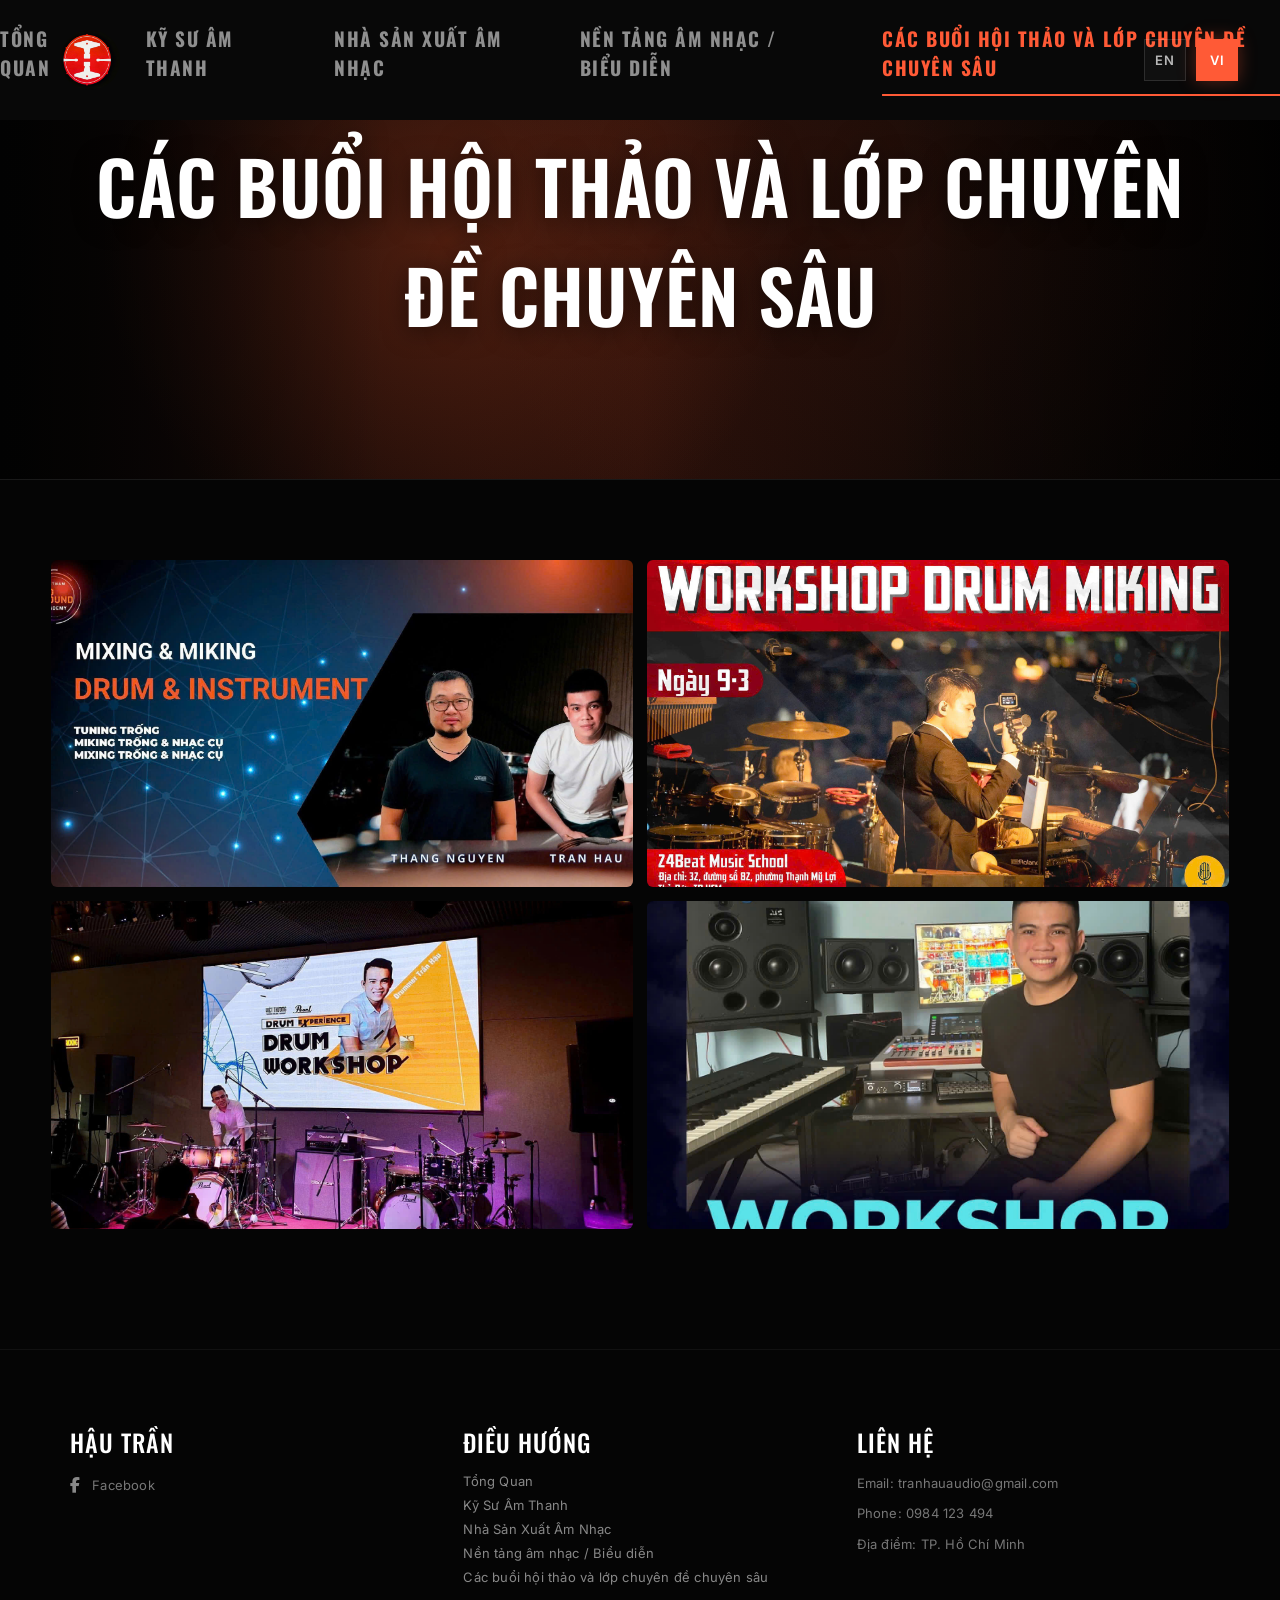
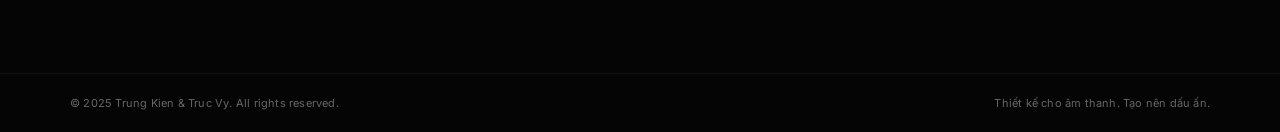
<file: workshops.html>
<!doctype html>
<html lang="vi">
  <head>
    <meta charset="UTF-8" />

    <meta name="viewport" content="width=device-width, initial-scale=1.0" />

    <title>Workshops & Masterclasses | Hau Tran</title>

    <!-- Main CSS -->
    <link rel="stylesheet" href="style.css" />

    <!-- Font Awesome -->
    <link
      rel="stylesheet"
      href="https://cdnjs.cloudflare.com/ajax/libs/font-awesome/6.5.0/css/all.min.css"
    />

    <!-- Fonts -->
    <link
      href="https://fonts.googleapis.com/css2?family=Bebas+Neue&family=Montserrat:wght@400;500;600;700&display=swap"
      rel="stylesheet"
    />

    <link
      href="https://fonts.googleapis.com/css2?family=Oswald:wght@400;500;600;700&family=Inter:wght@400;500;600&display=swap"
      rel="stylesheet"
    />
  </head>

  <body>
    <!-- ================= HEADER ================= -->

    <header class="header">
      <a href="index.html" class="logo1">
        <img src="assets/lo.jpg" alt="Hau Tran Logo" />
      </a>

      <nav>
        <a href="index.html" id="navOverview">Overview</a>
        <a href="sound-engineer.html" id="navSound"
          >Audio Director / Audio Engineer</a
        >
        <a href="audio-producer.html" id="navProducer">Music Producer</a>
        <a href="performance.html" id="navPerf">Performance</a>
        <a href="workshops.html" id="navWorkshop" class="active">
          Workshops & Masterclasses
        </a>
      </nav>

      <div class="lang-switch">
        <button onclick="setLanguage('en')">EN</button>
        <button onclick="setLanguage('vi')">VI</button>
      </div>
    </header>

    <!-- ================= WORKSHOP PAGE ================= -->

    <main class="workshop-page">
      <!-- PAGE TITLE -->

      <section class="workshop-heading">
        <div class="workshop-hero-content">
         

          <h1
            id="workshopTitle"
            
            style="
              font-family: var(--title-font);

              font-weight: 600;

              letter-spacing: 1px;

              line-height: 1.5;
              text-align: center;

              text-transform: uppercase;
              font-size: 73px;
            "
          >
            WORKSHOPS & MASTERCLASSES.
          </h1>
        </div>
      </section>

      <!-- ================= GALLERY ================= -->

      <section class="workshop-gallery">
        <!-- ITEM 1 -->

        <div class="workshop-card" onclick="openWorkshop(this)">
          <img src="assets/cuoi/1.jpg" alt="Mixing & Miking Workshop" />

          <div class="workshop-overlay">
            <div>
              <span class="workshop-category"> WORKSHOP </span>

              <h2>Mixing & Miking</h2>
            </div>

            <i class="fa-solid fa-arrow-up-right-from-square"></i>
          </div>
        </div>

        <!-- ITEM 2 -->

        <div class="workshop-card" onclick="openWorkshop(this)">
          <img src="assets/cuoi/2.jpg" alt="Drum Miking Workshop" />

          <div class="workshop-overlay">
            <div>
              <span class="workshop-category"> MASTERCLASS </span>

              <h2>Drum Miking</h2>
            </div>

            <i class="fa-solid fa-arrow-up-right-from-square"></i>
          </div>
        </div>

        <!-- ITEM 3 -->

        <div class="workshop-card" onclick="openWorkshop(this)">
          <img src="assets/cuoi/3.jpg" alt="Drum Workshop" />

          <div class="workshop-overlay">
            <div>
              <span class="workshop-category"> WORKSHOP </span>

              <h2>Drum Workshop</h2>
            </div>

            <i class="fa-solid fa-arrow-up-right-from-square"></i>
          </div>
        </div>

        <!-- ITEM 4 -->

        <div class="workshop-card" onclick="openWorkshop(this)">
          <img src="assets/cuoi/4.jpg" alt="Music Production Workshop" />

          <div class="workshop-overlay">
            <div>
              <span class="workshop-category"> MASTERCLASS </span>

              <h2>Music Production</h2>
            </div>

            <i class="fa-solid fa-arrow-up-right-from-square"></i>
          </div>
        </div>
      </section>
    </main>

    <!-- ================= FOOTER ================= -->

    <!-- FOOTER -->
    <footer class="footer">
      <div class="footer-col">
        <h3 id="footerTitle">Hau Tran</h3>
        <!-- Đã xóa đoạn mô tả cũ ở đây theo yêu cầu -->
        <div class="social">
          <a href="https://www.facebook.com/tran.haudrum/"
            ><i class="fab fa-facebook-f"></i
          ></a>
          <p>Facebook</p>
        </div>
      </div>

      <div class="footer-col">
        <h4 id="footerNavTitle">Navigation</h4>
        <a href="index.html" id="footerNavOverview">Overview</a>
        <a href="sound-engineer.html" id="footerNavSound"
          >Audio Director / Audio Engineer</a
        >
        <a href="audio-producer.html" id="footerNavProducer">Music Producer</a>
        <a href="performance.html" id="footerNavPerformance">Performance</a>
        <a href="workshops.html" id="footerNavWorkshop"
          >Workshops & Masterclasses</a
        >
      </div>

      <div class="footer-col">
        <h4 id="footerContactTitle">Contact</h4>
        <p>Email: tranhauaudio@gmail.com</p>
        <p>Phone: 0984 123 494</p>
        <p id="footerLocation">Location: Ho Chi Minh City</p>
      </div>
    </footer>

    <div class="footer-bottom">
      <p>© 2025 Trung Kien & Truc Vy. All rights reserved.</p>
      <p>Designed for Sound. Built for Impact.</p>
    </div>

    <!-- Scripts -->

    <script src="lang.js"></script>
    <script src="scripts.js"></script>

    <script>
      function openWorkshop(card) {
        const image = card.querySelector("img");

        const src = image.src;
        const title = image.alt;

        const modal = document.createElement("div");

        modal.className = "workshop-modal";

        modal.innerHTML = `
        <div class="modal-content">

          <button class="modal-close">
            <i class="fa-solid fa-xmark"></i>
          </button>

          <img src="${src}" alt="${title}">

          <h2>${title}</h2>

        </div>
      `;

        document.body.appendChild(modal);

        modal.querySelector(".modal-close").onclick = () => {
          modal.remove();
        };

        modal.onclick = (e) => {
          if (e.target === modal) {
            modal.remove();
          }
        };
      }
    </script>
  </body>
</html>
</file>
<file: style.css>
@import url("https://fonts.googleapis.com/css2?family=Oswald:wght@400;500;600;700&family=Inter:wght@300;400;500;600;700&display=swap");
@import url("https://fonts.googleapis.com/css2?family=Oswald:wght@400;500;600&family=Be+Vietnam+Pro:wght@400;500;600;700;800&display=swap");
:root {
  --title-font: "Oswald", sans-serif;
  --body-font: "Inter", sans-serif;

  --main-color: #ff5a36;

  --text-color: #ffffff;
  --sub-color: #9a9a9a;

  --bg-dark: #050505;
}
* {
  margin: 0;
  padding: 0;
  box-sizing: border-box;
}

body {
  font-family: var(--body-font);
  background: var(--bg-dark);
  color: var(--text-color);
  letter-spacing: 0.2px;
  overflow-x: hidden;
}

.header nav a {
  font-size: 1.2rem !important; /* Bạn có thể chỉnh lại thành 0.8rem hoặc 0.85rem tùy ý */
  letter-spacing: 0.5px;
}
/* GLOBAL TYPOGRAPHY */

h1,
h2,
h3,
h4,
h5 {
  font-family: var(--title-font);

  font-weight: 600;

  letter-spacing: 1px;

  line-height: 1.05;

  text-transform: uppercase;
}

p,
span,
small,
a,
button,
input,
textarea {
  font-family: var(--body-font);
}

p {
  line-height: 1.7;
}

#soundTitle {
  font-size: 73px;
  position: relative;

  z-index: 5;

  color: #fff;

  text-shadow: 0 4px 24px rgba(0, 0, 0, 0.7);
}

#producerTitle {
  font-size: 73px;
  position: relative;

  z-index: 5;

  color: #fff;

  text-shadow: 0 4px 24px rgba(0, 0, 0, 0.7);
}

nav a {
  font-family: var(--body-font);
  font-size: 15px;
  font-weight: 600;
  letter-spacing: 0.5px;
}

.what-card h3,
.production-item p,
.sound-overlay p,
.show-row span {
  font-family: var(--body-font);
  font-weight: 700;
}

p,
small,
span {
  font-family: var(--body-font);
}

.what-card p,
.sound-overlay span,
.show-row small {
  color: var(--sub-color);
  line-height: 1.7;
}

.book-btn,
.show-toggle,
.btn-white {
  font-family: var(--body-font);
  font-weight: 700;
  letter-spacing: 0.6px;
  text-transform: uppercase;
}

.show-row {
  background: linear-gradient(
    135deg,
    rgba(20, 20, 20, 0.95),
    rgba(10, 10, 10, 0.95)
  );

  border: 1px solid rgba(255, 255, 255, 0.05);
}

a {
  color: inherit;
  text-decoration: none;
}

.header {
  position: fixed;
  left: 0;
  top: 0;
  width: 100%;
  padding: 24px 0;
  display: flex;
  justify-content: center;
  align-items: center;
  background: rgba(0, 0, 0, 0.88);
  backdrop-filter: blur(14px);
  z-index: 999;
}

.header nav {
  display: flex;
  gap: 60px;
}
.header nav a {
  position: relative;

  font-family: "Oswald", sans-serif;
  font-size: 22px;
  font-weight: 700;

  letter-spacing: 1.5px;
  text-transform: uppercase;

  color: rgba(255, 255, 255, 0.55);
  padding-bottom: 14px;

  transition: 0.3s ease;
}
.header nav a:hover {
  color: #ff5a36;
}

.header nav a.active {
  color: #ff5a36;
}

/* underline */
.header nav a::after {
  content: "";
  position: absolute;
  left: 50%;
  bottom: 0;

  width: 0;
  height: 2px;

  background: #ff5a36;
  transform: translateX(-50%);
  transition: 0.3s ease;
}

.header nav a:hover {
  color: white;

  transform: translateY(-2px);
}

.header nav a:hover::after {
  width: 100%;
}

.header nav a.active {
  color: #ff5a36;
}

.header nav a.active::after {
  width: 100%;
}

.logo1 {
  position: absolute;
  left: 60px;
  display: flex;
  align-items: center;
}

.logo1 img {
  height: 60px;
  width: 60px;
  object-fit: cover;
  border-radius: 50%;
  opacity: 0.95;
  transition: 0.35s ease;
}

nav {
  display: flex;
  gap: 34px;
}

nav a {
  position: relative;
  font-size: 18px;
  letter-spacing: 1.5px;
  color: #aaa;
  padding-bottom: 4px;
}

nav a::after {
  content: "";
  position: absolute;
  left: 0;
  bottom: 0;
  width: 0%;
  height: 2px;
  background: #ff3b24;
  transition: 0.3s;
}

/* hover */
nav a:hover {
  color: #ff3b24;
}

nav a:hover::after {
  width: 100%;
}

.hero-menu {
  width: 100%;
  height: auto;

  margin-top: 58px;

  background: #000;

  overflow: hidden;
}

.hero-menu img {
  width: 100%;
  height: auto;

  display: block;
}

.profile-summary {
  background: #050505;
  padding: 34px 20px 60px;
}

.profile-summary__inner {
  max-width: 1200px;
  margin: 0 auto;
}

.profile-list {
  list-style: none;
  display: flex;
  flex-direction: column;
  gap: 8px;
  padding-left: 12px;
}

.profile-list li {
  position: relative;
  padding-left: 28px;
  color: #f5f5f5;
  font-size: clamp(18px, 2vw, 32px);
  line-height: 1.4;
  font-weight: 500;
  letter-spacing: -0.02em;
}

.profile-list .bullet {
  position: absolute;
  left: 0;
  top: 0.52em;
  width: 12px;
  height: 2px;
  background: rgba(255, 255, 255, 0.9);
  display: block;
  border-radius: 3px;
}

.profile-list .label {
  font-weight: 600;
}

.profile-list .value {
  color: #f5f5f5;
}

.profile-list .accent {
  color: #f0c36a;
  font-weight: 700;
}

.profile-list a {
  color: #f0c36a;
  text-decoration: none;
}

@media (max-width: 700px) {
  .profile-summary {
    padding-top: 20px;
    padding-bottom: 32px;
  }

  .profile-list li {
    font-size: 20px;
    letter-spacing: -0.01em;
  }
}

.big-logo {
  position: absolute;
  left: 120px;
  top: 75px;
  width: 470px;
  height: 470px;
  border-radius: 50%;
  background: rgba(120, 30, 15, 0.55);
  border: 5px solid rgba(255, 70, 40, 0.25);
  color: rgba(255, 255, 255, 0.32);
  font-size: 360px;
  font-weight: 900;
  display: flex;
  align-items: center;
  justify-content: center;
  line-height: 1;
}

.hero-text {
  position: relative;
  z-index: 3;
  margin-top: 40px;
}

.hero-text h1 {
  font-size: 145px;
  line-height: 0.85;
  font-weight: 1000;
  letter-spacing: -8px;
}

.roles {
  margin-top: 18px;
  display: flex;
  gap: 210px;
  color: #ff3b24;
  font-weight: 900;
  font-size: 22px;
}

.hero-img {
  position: absolute;
  right: 120px;
  bottom: 0;
  z-index: 4;
  width: 410px;
  height: 560px;
  object-fit: cover;
  object-position: center top;
  filter: contrast(1.08);
}

.choose {
  display: grid;
  grid-template-columns: repeat(4, 1fr);
  min-height: 240px;
  background: #111;
}

.choose-card {
  padding: 58px 40px;
  text-align: center;
  background: #121212;
  border-right: 1px solid #1d1d1d;
  transition: 0.3s;
}

.choose-card:hover {
  background: #1b1b1b;
  transform: translateY(-4px);
}

.choose-card .icon {
  font-size: 30px;
  color: #888;
  margin-bottom: 8px;
}

.choose-card h2 {
  font-size: 42px;

  font-family: var(--title-font);

  font-weight: 500;

  letter-spacing: 1px;

  text-transform: uppercase;

  margin-bottom: 16px;
}

.choose-card p {
  color: #8f8f8f;
  font-size: 13px;
  margin-bottom: 18px;
}

.choose-card span {
  color: #ff3b24;
  font-size: 12px;
  font-weight: 800;
}

@media (max-width: 900px) {
  .header {
    padding: 0 24px;
  }

  nav {
    display: none;
  }

  .big-logo {
    left: 20px;
    width: 330px;
    height: 330px;
    font-size: 250px;
  }

  .hero-text h1 {
    font-size: 70px;
    letter-spacing: -4px;
  }

  .roles {
    gap: 28px;
    font-size: 13px;
  }

  .hero-img {
    right: -40px;
    width: 300px;
    height: 430px;
  }

  .choose {
    grid-template-columns: 1fr;
  }
}

/* QUOTE */
.quote {
  padding: 110px 20px;

  background:
    radial-gradient(circle at center, rgba(255, 59, 36, 0.06), transparent 60%),
    #050505;

  display: flex;
  justify-content: center;
  align-items: center;

  text-align: center;

  position: relative;

  overflow: hidden;
}

.quote-content {
  max-width: 900px;

  position: relative;

  z-index: 2;
}

.quote-mark {
  font-size: 70px;

  margin-bottom: -10px;
}

.quote-content p {
  font-size: 22px;

  line-height: 1.8;

  font-weight: 500;

  letter-spacing: 0.3px;

  color: rgba(255, 255, 255, 0.92);
}

.quote-content small {
  color: #8d8d8d;

  font-size: 14px;

  letter-spacing: 2px;

  text-transform: uppercase;
}

.quote::after {
  content: "";

  position: absolute;

  bottom: 0;
  left: 50%;

  transform: translateX(-50%);

  width: 200px;
  height: 2px;

  background: linear-gradient(to right, transparent, #ff3b24, transparent);
}

/* FOOTER */
.footer {
  display: grid;
  grid-template-columns: repeat(3, 1fr);
  gap: 40px;
  padding: 80px 70px;
  background: #050505;
  border-top: 1px solid #111;
}

.footer-col h3,
.footer-col h4 {
  font-family: var(--title-font);

  font-size: 24px;

  font-weight: 500;

  letter-spacing: 1px;
  margin-bottom: 18px;
}

.footer-col p {
  color: #777;
  font-size: 13px;
  line-height: 1.6;
  margin-bottom: 10px;
}

.footer-col a {
  display: block;
  color: #888;
  font-size: 13px;
  margin-bottom: 8px;
  transition: 0.3s;
}

.footer-col a:hover {
  color: #ff3b24;
}

.social {
  margin-top: 20px;
  display: flex;
}

.social a {
  margin-right: 12px;
  font-size: 16px;
  color: #888;
}

.social a:hover {
  color: #ff3b24;
}

.footer-bottom {
  display: flex;
  justify-content: space-between;
  padding: 20px 70px;
  border-top: 1px solid #111;
  font-size: 11px;
  color: #666;
}

.stats {
  display: grid;
  grid-template-columns: repeat(3, 1fr);
  background: #141414;
  border-top: 1px solid #1d1d1d;
  border-bottom: 1px solid #1d1d1d;
}

.stat-item {
  height: 120px;
  display: flex;
  flex-direction: column;
  align-items: center;
  justify-content: center;
  border-right: 1px solid #1f1f1f;
}

.stat-item:last-child {
  border-right: none;
}

.stat-item h3 {
  color: #ff3b24;
  font-size: 42px;
  line-height: 1;
  font-weight: 900;
  margin-bottom: 14px;
}

.stat-item p {
  color: #8d8d8d;
  font-size: 11px;
  letter-spacing: 1px;
}

.book-btn {
  background: #ff3b24;
  padding: 10px 18px;
  font-size: 15px;
}

nav a.active {
  color: #ff3b24;
}

nav a.active::after {
  width: 100%;
}

.sound-hero {
  position: relative;

  height: 420px;

  margin-top: 58px;

  overflow: hidden;

  display: flex;
  flex-direction: column;
  justify-content: center;
  align-items: center;

  background: radial-gradient(circle at center, #1a0805 0%, #050505 72%);
}

/* glow background */
.sound-bg {
  position: absolute;
  inset: 0;

  background: radial-gradient(
    circle at center,
    rgba(255, 59, 36, 0.12),
    transparent 60%
  );

  opacity: 0.8;
  z-index: 0;
}

.wave {
  position: absolute;

  left: 0;
  top: 50%;

  width: 100%;

  height: 180px;

  transform: translateY(-50%);

  display: flex;
  justify-content: center;
  align-items: center;
  gap: 14px;

  padding: 0 30px;

  opacity: 0.45;
  z-index: 1;
}

.wave span {
  flex: 1;

  max-width: 4px;

  height: 30px;

  background: linear-gradient(
    to top,
    transparent,
    rgba(114, 31, 22, 0.9),
    transparent
  );

  animation: soundWave 1.4s ease-in-out infinite;

  border-radius: 20px;
}
/* waveform */
.wave {
  position: absolute;

  display: flex;
  align-items: center;
  gap: 10px;

  opacity: 0.18;

  z-index: 1;
}
.wave span {
  flex: 1;

  max-width: 4px;

  height: 30px;

  border-radius: 20px;

  background: linear-gradient(to top, #ff3b24, #ff6b2c, #ff9a3c, #ffe27a);

  box-shadow:
    0 0 8px rgba(255, 90, 54, 0.45),
    0 0 18px rgba(255, 120, 70, 0.28);

  animation: soundWave 2.4s ease-in-out infinite;

  opacity: 0.9;
}

/* ===== SHAPE ===== */

/* LEFT SMALL */
.wave span:nth-child(-n + 8) {
  height: 40px;
  opacity: 0.45;
}

/* LEFT MID */
.wave span:nth-child(n + 9):nth-child(-n + 18) {
  height: 82px;
}

/* LEFT BIG */
.wave span:nth-child(n + 19):nth-child(-n + 28) {
  height: 145px;
}

/* CENTER HUGE */
.wave span:nth-child(n + 29):nth-child(-n + 42) {
  height: 185px;
}

/* RIGHT BIG */
.wave span:nth-child(n + 43):nth-child(-n + 56) {
  height: 140px;
}

/* RIGHT MID */
.wave span:nth-child(n + 57):nth-child(-n + 72) {
  height: 82px;
}

/* RIGHT SMALL */
.wave span:nth-child(n + 73) {
  height: 42px;
  opacity: 0.45;
}

/* ===== DELAY ===== */

.wave span:nth-child(odd) {
  animation-delay: 0.15s;
}

.wave span:nth-child(even) {
  animation-delay: 0.35s;
}

.wave span:nth-child(3n) {
  animation-delay: 0.55s;
}

.wave span:nth-child(4n) {
  animation-delay: 0.75s;
}

@keyframes waveMove {
  0%,
  100% {
    transform: scaleY(0.55);
    opacity: 0.28;
  }

  50% {
    transform: scaleY(1.2);
    opacity: 1;
  }
}

.producer-hero {
  position: relative;
  height: 540px;
  margin-top: 78px;

  display: flex;
  flex-direction: column;
  justify-content: center;
  align-items: center;

  overflow: hidden;

  background: radial-gradient(circle at center, #160704 0%, #050505 72%);

  border-bottom: 1px solid rgba(255, 255, 255, 0.06);
}

.sound-hero p,
.producer-hero p {
  font-size: 14px;
  color: rgba(183, 181, 181, 0.68);
  letter-spacing: 0.5px;
  font-weight: 400;
}

/* animation */
@keyframes soundWave {
  0%,
  100% {
    height: 30px;
  }

  50% {
    height: 120px;
  }
}

@keyframes pulseBg {
  0%,
  100% {
    transform: scale(1);
    opacity: 0.5;
  }

  50% {
    transform: scale(1.1);
    opacity: 1;
  }
}

.what {
  padding: 80px 70px;
  background: #101010;
}

.what h2 {
  font-size: 34px;
  border-left: 2px solid #ff3b24;
  padding-left: 16px;
  margin-bottom: 36px;
}

.what-grid {
  display: grid;
  grid-template-columns: repeat(3, 1fr);
  gap: 18px;
}

.what-card {
  background: #151515;
  padding: 34px;
  min-height: 170px;
}

.what-card span {
  color: #555;
  font-size: 24px;
}

.what-card h3 {
  margin: 24px 0 12px;
  font-size: 18px;
}

.what-card p {
  color: #888;
  font-size: 13px;
  line-height: 1.6;
}

.process {
  padding: 90px 70px 100px;
  background: #050505;
  text-align: center;
}

.process h2 {
  font-size: 34px;
  margin-bottom: 54px;
}

.steps {
  display: grid;
  grid-template-columns: repeat(4, 1fr);
  max-width: 900px;
  margin: auto;
}

.step {
  position: relative;
  padding: 0 18px;
}

.step:not(:last-child)::after {
  content: "";
  position: absolute;
  top: 18px;
  right: -35px;
  width: 70px;
  height: 1px;
  background: #ff3b24;
}

.step strong {
  color: #ff3b24;
  font-size: 34px;
  font-weight: 900;
}

.step h4 {
  margin: 12px 0 8px;
}

.step p {
  color: #777;
  font-size: 12px;
  line-height: 1.5;
}

.nav-right {
  position: absolute;
  top: 20px;
  right: 30px;
}

/* SOUND WORK */
.sound-work {
  padding: 80px 70px;
  background: #0a0a0a;
}

.sound-work h2,
.title-with-bar h2 {
  font-size: 32px;
  border-left: 2px solid #ff3b24;
  padding-left: 14px;
  margin-bottom: 40px;
}

.title-with-bar h2 {
  margin-left: 70px;
  margin-top: 40px;
}

.sound-work-grid {
  display: grid;
  grid-template-columns: repeat(2, 1fr);
  gap: 20px;
}

.sound-work-item {
  height: 200px;
  padding: 22px;
  background: linear-gradient(135deg, #1a0a07, #000);
  display: flex;
  justify-content: space-between;
  align-items: flex-end;
  transition: 0.3s;
}

.sound-work-item:hover {
  transform: translateY(-6px);
  border-color: #ff3b24;
  background: linear-gradient(135deg, #2b0d08, #000);
}

.sound-work-item p {
  font-weight: 700;
}

.sound-work-item span {
  font-size: 11px;
  color: #ff3b24;
}

/* CTA */
.sound-cta {
  background: #ff3b24;
  padding: 70px 20px;
  text-align: center;
}

.sound-cta h2 {
  font-size: 36px;
  font-weight: 900;
}

.sound-cta p {
  margin: 12px 0 20px;
}

.btn-white {
  background: white;
  color: black;
  padding: 12px 22px;
  font-weight: 800;
  display: inline-block;
}

.tool-tags {
  background: #111;
  padding: 28px 70px;
  display: flex;

  flex-wrap: wrap;
  gap: 14px;
  border-top: 1px solid #151515;
  border-bottom: 1px solid #151515;
}

.tool-tags span {
  background: #0b0b0b;
  color: #777;
  font-size: 11px;
  letter-spacing: 1px;
  padding: 10px 18px;
  border: 1px solid #1d1d1d;
  cursor: pointer;
}

.tool-tags span:hover {
  color: #ff3b24;
  border-color: #ff3b24;
}

/* vòng tròn lớn hơn + tối hơn */

.rings {
  position: absolute;
  top: 50%;
  left: 50%;

  width: 480px;
  height: 480px;

  transform: translate(-50%, -50%);

  border-radius: 50%;
  border: 2px solid rgba(255, 59, 36, 0.28);

  z-index: 1;

  opacity: 0.65;
}

.rings::before,
.rings::after {
  content: "";

  position: absolute;

  border-radius: 50%;
}

/* vòng giữa */

.rings::before {
  inset: 55px;

  border: 2px solid rgba(255, 59, 36, 0.35);

  animation: spinMiddle 12s linear infinite reverse;

  opacity: 0.7;
}

/* vòng trong */

.rings::after {
  inset: 110px;

  border: 2px solid rgba(255, 59, 36, 0.48);

  animation: pulseInner 3s ease-in-out infinite;
}

@keyframes spinOuter {
  from {
    transform: rotate(0deg);
  }

  to {
    transform: rotate(360deg);
  }
}

@keyframes spinMiddle {
  from {
    transform: rotate(360deg);
  }

  to {
    transform: rotate(0deg);
  }
}

@keyframes pulseInner {
  0% {
    transform: scale(0.95);
    opacity: 0.4;
  }

  50% {
    transform: scale(1.08);
    opacity: 1;
  }

  100% {
    transform: scale(0.95);
    opacity: 0.4;
  }
}

.genre-row {
  width: 100%;
  overflow: hidden;
  background: linear-gradient(90deg, #4a180c 0%, #6b2412 50%, #4a180c 100%);

  padding: 18px 0;

  border-top: 1px solid rgba(255, 255, 255, 0.06);
  border-bottom: 1px solid rgba(255, 255, 255, 0.06);

  box-shadow: inset 0 0 40px rgba(0, 0, 0, 0.25);
}

.genre-track {
  display: flex;
  align-items: center;
  gap: 42px;

  width: max-content;

  padding-left: 100%;

  animation: genreMove 22s linear infinite;
}

.genre-track span {
  color: rgba(255, 255, 255);

  font-size: 13px;
  font-weight: 700;

  letter-spacing: 2px;
  text-transform: uppercase;

  white-space: nowrap;

  position: relative;
}

.genre-track span::after {
  content: "";

  width: 5px;
  height: 5px;

  border-radius: 50%;

  background: #ff5a36;

  position: absolute;

  right: -24px;
  top: 50%;

  transform: translateY(-50%);
}

@keyframes genreMove {
  from {
    transform: translateX(0);
  }

  to {
    transform: translateX(-100%);
  }
}

.create {
  padding: 70px 70px 90px;
  background: #101010;
}

.create h2,
.productions h2 {
  font-size: 28px;
  border-left: 2px solid #ff3b24;
  padding-left: 14px;
  margin-bottom: 34px;
}

.create-grid {
  display: grid;
  grid-template-columns: repeat(3, 1fr);
  gap: 18px;
}

.create-card {
  background: #151515;
  padding: 34px;
  min-height: 160px;
}

.create-card span {
  color: #555;
  font-size: 22px;
}

.create-card h3 {
  margin: 22px 0 12px;
  font-size: 17px;
}

.create-card p {
  color: #888;
  line-height: 1.6;
  font-size: 13px;
}

.productions {
  padding: 0px 70px;
  background: #101010;
}

.production-grid {
  display: grid;
  grid-template-columns: repeat(2, 1fr);
  gap: 22px;
}

.production-item {
  height: 530px;
  background-size: cover;
  background-position: center;
  position: relative;
  overflow: hidden;
  transition: 0.4s;
}

.production-item::before {
  content: "";
  position: absolute;
  inset: 0;
  background: linear-gradient(to top, rgba(0, 0, 0, 0.88), transparent);
}

.production-item:hover {
  transform: translateY(-6px);
}

.production-overlay {
  position: absolute;
  bottom: 0;
  left: 0;
  z-index: 2;
  padding: 24px;
}

.production-overlay p {
  font-size: 24px;
  font-weight: 800;
  margin-bottom: 8px;
}

.production-overlay span {
  color: #ff3b24;
  font-size: 12px;
}
.production-item p {
  font-weight: 800;
  font-size: 13px;
}

.production-item span {
  color: #ff3b24;
  font-size: 10px;
}

.producer-contact {
  padding: 70px;
  background: #101010;
  display: grid;
  grid-template-columns: 1fr 1fr;
  align-items: center;
}

.producer-contact h2 {
  font-size: 42px;
}

.producer-contact p {
  color: #888;
  font-size: 13px;
  margin-bottom: 18px;
}

.producer-btn {
  background: #ff3b24;
  padding: 11px 20px;
  font-size: 12px;
  font-weight: 800;
  margin-right: 10px;
}

.producer-outline {
  border: 1px solid #333;
  padding: 10px 18px;
  color: #aaa;
  font-size: 12px;
}

.sound-work-item {
  height: 260px;
  background-size: cover;
  background-position: center;
  position: relative;
  overflow: hidden;
}

.sound-work-item::before {
  content: "";
  position: absolute;
  inset: 0;
  background: linear-gradient(to top, rgba(0, 0, 0, 0.88), transparent);
}

.sound-overlay {
  position: absolute;
  bottom: 0;
  left: 0;
  padding: 22px;
  z-index: 2;
}

.sound-overlay p {
  font-size: 22px;
  font-weight: 900;
}

.sound-overlay span {
  color: #ff3b24;
  font-size: 12px;
}

.other-shows {
  margin-top: 90px;
}

.other-shows h3 {
  font-family: var(--title-font);
  font-size: 54px;
  letter-spacing: 1px;

  margin-bottom: 34px;

  position: relative;
  display: inline-block;
}

.other-shows h3::after {
  content: "";

  position: absolute;
  left: 0;
  bottom: -10px;

  width: 70px;
  height: 3px;

  background: #ff3b24;
}

.show-list {
  display: grid;
  grid-template-columns: repeat(3, 1fr);
  gap: 22px;
}

.show-row {
  position: relative;

  background: #0d0d0d;

  border: 1px solid rgba(255, 255, 255, 0.06);

  padding: 24px;

  min-height: 120px;

  cursor: pointer;

  transition: 0.3s ease;
}

.show-row::before {
  content: "";

  position: absolute;

  left: 0;
  top: 0;

  width: 3px;
  height: 0;

  background: #ff3b24;

  transition: 0.3s;
}

.show-row:hover::before {
  height: 100%;
}

.show-row:hover {
  transform: translateY(-4px);

  border-color: rgba(255, 59, 36, 0.25);

  background: #121212;
}

.show-row:hover::before {
  opacity: 1;
}

.show-row span {
  font-size: 17px;

  line-height: 1.35;

  font-weight: 600;

  letter-spacing: 0.3px;
}

.show-row small {
  color: #ff3b24;

  font-size: 11px;

  letter-spacing: 1.5px;

  text-transform: uppercase;

  font-weight: 700;
}

.showcase-slider {
  position: relative;
  overflow: hidden;
}

.showcase-slider img {
  position: absolute;
  inset: 0;

  width: 100%;
  height: 100%;

  object-fit: cover;

  opacity: 0;

  visibility: hidden;

  transition: opacity 0.8s ease;
}

.showcase-slider img.active {
  opacity: 1;

  visibility: visible;
}

.other-shows {
  margin-top: 55px;
}

.other-shows h3 {
  font-size: 34px;
  margin-bottom: 28px;
}

.show-list {
  display: grid;
  grid-template-columns: repeat(3, 1fr);
  gap: 14px;
}

.show-row {
  background: #111;
  border: 1px solid #1d1d1d;
  padding: 18px 20px;
  display: flex;
  flex-direction: column;
  gap: 8px;
}

.show-row:nth-child(n + 7) {
  display: none;
}

.show-list.show-all .show-row {
  display: flex;
}

.show-toggle {
  margin-top: 36px;

  background: transparent;

  border: 1px solid #ff3b24;

  color: #ff3b24;

  padding: 15px 34px;

  font-weight: 800;

  letter-spacing: 1px;

  cursor: pointer;

  transition: 0.3s;
}

.show-toggle:hover {
  background: #ff3b24;
  color: white;
}

.show-row {
  animation: fadeUp 0.7s ease;
}

@keyframes fadeUp {
  from {
    opacity: 0;
    transform: translateY(30px);
  }

  to {
    opacity: 1;
    transform: translateY(0);
  }
}

.lightbox {
  position: fixed;
  inset: 0;
  background: rgba(0, 0, 0, 0.95);

  display: none;
  justify-content: center;
  align-items: center;

  z-index: 9999;
}

.lightbox.active {
  display: flex;
}

.lightbox img {
  max-width: 85%;
  max-height: 85%;
  object-fit: contain;
}

.close-btn {
  position: absolute;
  top: 30px;
  right: 40px;

  color: white;
  font-size: 42px;
  cursor: pointer;
}

.nav-btn {
  position: absolute;
  top: 50%;
  transform: translateY(-50%);

  width: 60px;
  height: 60px;

  border: none;
  background: rgba(255, 255, 255, 0.1);

  color: white;
  font-size: 22px;
  cursor: pointer;

  transition: 0.3s;
}

.nav-btn:hover {
  background: #ff3b24;
}

.prev-btn {
  left: 30px;
}

.next-btn {
  right: 30px;
}

.contact-hero {
  height: 360px;
  margin-top: 58px;
  background: radial-gradient(circle at center, #25100b, #050505 65%);
  display: flex;
  flex-direction: column;
  justify-content: center;
  align-items: center;
  border-bottom: 1px solid #121212;
  text-align: center;
}

.contact-hero h1 {
  font-family: var(--title-font, "Bebas Neue", sans-serif);
  font-size: 96px;
  letter-spacing: 2px;
}

.contact-hero h1::after {
  content: "";
  display: block;
  width: 70px;
  height: 2px;
  background: #ff3b24;
  margin: 14px auto;
}

.contact-hero p {
  color: #999;
}

.contact-section {
  padding: 90px 70px;
  background: #0a0a0a;
  display: grid;
  grid-template-columns: 0.9fr 1.1fr;
  gap: 60px;
}

.label {
  color: #ff3b24;
  font-size: 12px;
  font-weight: 800;
  letter-spacing: 2px;
}

.contact-info h2 {
  font-family: var(--title-font, "Bebas Neue", sans-serif);
  font-size: 64px;
  line-height: 0.95;
  margin: 18px 0 20px;
}

.contact-info > p {
  color: #888;
  line-height: 1.8;
  max-width: 480px;
  margin-bottom: 36px;
}

.contact-box {
  display: flex;
  gap: 18px;
  align-items: center;
  padding: 18px 0;
  border-bottom: 1px solid #1d1d1d;
}

.contact-box i {
  color: #ff3b24;
  font-size: 20px;
  width: 24px;
}

.contact-box h4 {
  margin-bottom: 4px;
}

.contact-box p {
  color: #888;
  font-size: 14px;
}

.contact-form {
  background: #111;
  border: 1px solid #1d1d1d;
  padding: 36px;
}

.form-row {
  display: grid;
  grid-template-columns: 1fr 1fr;
  gap: 18px;
}

.contact-form input,
.contact-form select,
.contact-form textarea {
  width: 100%;
  background: #080808;
  border: 1px solid #222;
  color: white;
  padding: 16px;
  margin-bottom: 18px;
  outline: none;
  font-family: var(--body-font, Arial, sans-serif);
}

.contact-form input:focus,
.contact-form select:focus,
.contact-form textarea:focus {
  border-color: #ff3b24;
}

.contact-form textarea {
  resize: none;
}

.contact-form button {
  width: 100%;
  background: #ff3b24;
  color: white;
  border: none;
  padding: 16px;
  font-weight: 800;
  cursor: pointer;
  text-transform: uppercase;
  letter-spacing: 1px;
}

.contact-form button:hover {
  background: #ff553d;
}

@media (max-width: 900px) {
  .contact-section {
    grid-template-columns: 1fr;
    padding: 70px 24px;
  }

  .form-row {
    grid-template-columns: 1fr;
    gap: 0;
  }

  .contact-hero h1 {
    font-size: 64px;
  }
}

.sound-work-grid {
  display: grid;
  grid-template-columns: repeat(2, 1fr);
  gap: 24px;
}

.sound-work-item {
  position: relative;
  height: 340px;
  overflow: hidden;
  background: #111;
  cursor: pointer;
}

/* tất cả ảnh full card */
.showcase-slider img {
  position: absolute;
  inset: 0;

  width: 100%;
  height: 100%;

  object-fit: cover;
  object-position: center;

  opacity: 0;

  transition: opacity 0.8s ease;
}

/* ảnh active hiện */
.showcase-slider img.active {
  opacity: 1;
}

/* overlay */
.sound-overlay {
  position: absolute;

  left: 0;
  right: 0;
  bottom: 0;

  padding: 28px;

  z-index: 5;

  background: linear-gradient(to top, rgba(0, 0, 0, 0.9), transparent);
}

/* hover zoom nhẹ */
.sound-work-item img {
  transition:
    transform 1.2s ease,
    opacity 0.8s ease;
}

.sound-work-item:hover img.active {
  transform: scale(1.05);
}

.lang-switch {
  position: absolute;
  right: 42px;

  display: flex;
  gap: 10px;
}

.lang-switch button {
  width: 42px;
  height: 42px;

  border: 1px solid rgba(255, 255, 255, 0.12);

  background: rgba(255, 255, 255, 0.03);

  color: rgba(255, 255, 255, 0.7);

  font-family: "Inter", sans-serif;
  font-size: 13px;
  font-weight: 600;

  letter-spacing: 1px;

  cursor: pointer;

  transition: 0.3s ease;
}

.lang-switch button:hover {
  border-color: #ff5a36;

  color: white;

  background: rgba(255, 90, 54, 0.12);

  transform: translateY(-2px);
}

.lang-switch button.active {
  background: #ff5a36;

  border-color: #ff5a36;

  color: white;

  box-shadow: 0 0 18px rgba(255, 90, 54, 0.35);
}

/* Thiết lập chung cho phần section */
.perf-section {
  font-family:
    "Inter",
    system-ui,
    -apple-system,
    sans-serif;
}

/* Tiêu đề section có đường line cam điểm nhấn giống mẫu */
.perf-section h2 {
  font-size: 42px;
  font-weight: 800;

  color: #ffffff;
  margin-bottom: 24px;
  border-left: 4px solid #ff5500;
  padding-left: 12px;
  text-transform: uppercase;
}

/* --- GAME SHOW CARDS GRID --- */
.perf-grid {
  display: grid;
  grid-template-columns: repeat(auto-fill, minmax(300px, 1fr));
  gap: 16px;
}

.perf-card {
  background: #181818;
  border: 1px solid #2a2a2a;
  border-radius: 8px;
  padding: 16px;
  display: flex;
  flex-direction: column;
  justify-content: space-between;
  min-height: 110px;
  position: relative;
  transition: all 0.25s ease;
}

/* Hiệu ứng hover chuyên nghiệp: sáng viền và nhấc nhẹ card lên */
.perf-card:hover {
  border-color: #ff5500;
  transform: translateY(-3px);
  background: #1e1e1e;
  box-shadow: 0 8px 20px rgba(255, 85, 0, 0.12);
}

.perf-main-info h3 {
  font-size: 14px;
  font-weight: 700;
  color: #ffffff;
  margin: 0 0 8px 0;
  line-height: 1.4;
  letter-spacing: 0.3px;
}

.perf-main-info p {
  font-size: 12px;
  color: #888888;
  margin: 0;
  font-weight: 500;
}

/* Huy hiệu nhà đài góc phải */
.badge-channel {
  position: absolute;
  top: 14px;
  right: 14px;
  font-size: 10px;
  font-weight: 700;
  color: #ff5500;
  background: rgba(255, 85, 0, 0.1);
  padding: 2px 6px;
  border-radius: 4px;
  border: 1px solid rgba(255, 85, 0, 0.2);
}

/* --- LIVE SHOWS TABLE DARK --- */
.perf-table-dark {
  background: #181818;
  border: 1px solid #2a2a2a;
  border-radius: 8px;
  overflow: hidden;
}

.perf-row-dark {
  display: flex;
  justify-content: space-between;
  align-items: center;
  padding: 16px 20px;
  border-bottom: 1px solid #222222;
  transition: background 0.2s ease;
}

.perf-row-dark:last-child {
  border-bottom: none;
}

.perf-row-dark:hover {
  background: #202020;
}

.event-title {
  font-size: 14px;
  font-weight: 600;
  color: #e0e0e0;
}

/* Làm mờ màu vai trò để tôn tên sự kiện lên */
.role-sub {
  font-size: 13px;
  font-weight: 400;
  color: #777777;
  margin-left: 4px;
}

.event-year-dark {
  font-size: 14px;
  font-weight: 700;
  color: #ff5500; /* Màu cam chủ đạo cho năm */
  letter-spacing: 0.5px;
}

/* Responsive tối ưu cho thiết bị di động */
@media (max-width: 768px) {
  .perf-grid {
    grid-template-columns: 1fr;
  }
  .perf-row-dark {
    flex-direction: column;
    align-items: flex-start;
    gap: 6px;
  }
  .event-year-dark {
    align-self: flex-end;
  }
}

/* --- About Intro Section Styling --- */
.about-intro {
  max-width: 900px;
  margin: 40px auto;
  padding: 0 20px;
  text-align: center;
  color: #fff; /* Điều chỉnh màu chữ tùy theo nền website của bạn */
}

.about-container h2 {
  font-size: 2.8rem;
  letter-spacing: 2px;
  margin-bottom: 20px;
  text-transform: uppercase;
  font-weight: 700;
}

.philosophy-quote {
  font-size: 1.7rem;
  font-style: italic;
  font-weight: 500;
  color: #e2c18f; /* Màu điểm nhấn (ví dụ: vàng ánh kim / đồng), có thể thay đổi cho khớp theme */
  margin-bottom: 25px;
  line-height: 1.5;
  padding: 0 15px;
}

.about-desc {
  font-size: 0.95rem;
  line-height: 1.8;
  color: #ccc; /* Màu chữ mô tả nhạt hơn một chút */
  text-align: center; /* Hoặc để 'center' tùy thuộc vào gu bố cục của trang */
  max-width: 800px;
  margin: 0 auto;
}

/* Responsive cho thiết bị di động */
@media (max-width: 768px) {
  .about-container h2 {
    font-size: 2rem;
  }
  .philosophy-quote {
    font-size: 1.2rem;
  }
  .about-desc {
    font-size: 1rem;
    text-align: left; /* Trên mobile căn trái dễ đọc hơn */
  }
}

/* Phần chữ ở trên */
.section-header-center {
  text-align: left; /* Giữ chữ căn trái tự nhiên nhưng khối nằm giữa */
  width: 100%;
  max-width: 900px; /* Khớp với độ rộng khung ảnh bên dưới */
  margin-bottom: 20px;
}

.title-with-bar span {
  display: block;
  font-size: 28px;
  font-weight: 800;
  text-transform: uppercase;
  color: #fff;
  letter-spacing: 1px;
}

.section-header-center small {
  display: block;
  font-size: 14px;
  color: #aaa;
  text-transform: uppercase;
  letter-spacing: 2px;
  padding-left: 16px;
}

/* Khung nhìn bên ngoài (Viewport) của ảnh */
.project-slideshow-viewport {
  width: calc(100% - 60px); /* Tự động thụt vào tổng cộng 60px (mỗi bên 30px) */
  max-width: 1200px; /* Giới hạn độ rộng tối đa để khung không bị quá bè */
  height: 480px; /* Chiều cao khung ảnh */
  border-radius: 8px;
  overflow: hidden; /* Ẩn phần ảnh chạy ra ngoài khung */
  position: relative;
  margin: 0 auto; /* Canh giữa khung ảnh */
}

/* Khung chứa ảnh trượt (rộng 200% để chứa 2 ảnh cạnh nhau) */
.slideshow-container {
  display: flex;
  align-items: center;
  justify-content: center;
  width: 200%;
  height: 100%;
  transition: transform 1s ease-in-out; /* Tốc độ trượt mượt mà trong 1 giây */
}

/* Từng item ảnh bên trong */
.slide-item {
  width: 50%;
  height: 100%;
  background-size: cover;
  background-position: center;
  background-repeat: no-repeat;
}

/* Responsive cho màn hình điện thoại nhỏ */
@media (max-width: 768px) {
  .project-slideshow-viewport {
    height: 280px;
  }
  .title-with-bar span {
    font-size: 22px;
  }
}

/* =========================================================
   WORKSHOPS PAGE
========================================================= */

.workshop-page {
  width: 100%;
  margin: 0;
  padding: 0 0 120px;
}

/* =========================================================
   WORKSHOPS HERO
========================================================= */

.workshop-heading {
  position: relative;

  width: 100%;
  min-height: 480px;

  margin: 0 0 80px;

  display: flex;
  align-items: center;

  overflow: hidden;

  background: linear-gradient(
    90deg,
    rgba(5, 5, 5, 0.96) 0%,
    rgba(25, 10, 7, 0.88) 25%,
    rgba(55, 20, 12, 0.7) 50%,
    rgba(15, 8, 6, 0.82) 75%,
    rgba(3, 3, 3, 0.96) 100%
  );

  background-size: cover;

  background-position: center;

  background-repeat: no-repeat;

  border-top: 1px solid rgba(255, 255, 255, 0.04);

  border-bottom: 1px solid rgba(255, 255, 255, 0.08);
}

/* =========================================================
   ORANGE LIGHT EFFECT
========================================================= */

.workshop-heading::before {
  content: "";

  position: absolute;

  inset: 0;

  background:
    radial-gradient(
      circle at 35% 50%,
      rgba(173, 66, 31, 0.35),
      transparent 40%
    ),
    radial-gradient(circle at 70% 45%, rgba(110, 40, 20, 0.2), transparent 45%);

  pointer-events: none;
}

/* =========================================================
   DARK VIGNETTE
========================================================= */

.workshop-heading::after {
  content: "";

  position: absolute;

  inset: 0;

  background: linear-gradient(
    90deg,
    rgba(0, 0, 0, 0.65) 0%,
    transparent 30%,
    transparent 70%,
    rgba(0, 0, 0, 0.65) 100%
  );

  pointer-events: none;
}

/* =========================================================
   HERO CONTENT
========================================================= */

.workshop-hero-content {
  position: relative;

  z-index: 2;

  width: min(1400px, 92%);

  margin: 0 auto;

  padding: 70px 0;
}

/* =========================================================
   SMALL LABEL
========================================================= */

.workshop-heading .section-label {
  margin: 0 0 15px;

  text-align: center;
  font-size: 13px;

  font-weight: 700;

  letter-spacing: 4px;

  line-height: 1;

  color: rgba(255, 255, 255, 0.65);

  text-transform: uppercase;
}

/* =========================================================
   MAIN HERO TITLE
========================================================= */

.workshop-heading h1 {
  margin: 0;

  max-width: 1350px;

  font-family: "Bebas Neue", sans-serif;

  font-size: clamp(55px, 7vw, 105px);

  font-weight: 400;

  line-height: 0.9;

  letter-spacing: 1px;

  color: #ffffff;

  text-transform: uppercase;

  text-shadow: 0 4px 25px rgba(0, 0, 0, 0.55);
}

/* =========================================================
   GALLERY CONTAINER
========================================================= */

.workshop-gallery {
  width: min(1800px, 92%);

  margin: 0 auto;

  display: grid;

  grid-template-columns: repeat(2, minmax(0, 1fr));

  gap: 14px;
}

/* =========================================================
   WORKSHOP CARD
========================================================= */

/* =========================================================
   WORKSHOP CARD
========================================================= */

.workshop-card {
  position: relative;

  width: 100%;
  aspect-ratio: 16 / 9;

  overflow: hidden;

  border-radius: 6px;

  background: #111;

  cursor: pointer;

  isolation: isolate;
}


/* =========================================================
   WORKSHOP IMAGE
========================================================= */

.workshop-card img {
  width: 100%;
  height: 100%;

  display: block;

  object-fit: cover;
  object-position: center;

  transition:
    transform 0.6s ease,
    filter 0.6s ease;
}

/* =========================================================
   IMAGE HOVER
========================================================= */

.workshop-card:hover img {
  transform: scale(1.06);

  filter: brightness(0.58);
}

/* =========================================================
   WORKSHOP OVERLAY
========================================================= */

.workshop-overlay {
  position: absolute;

  left: 0;

  right: 0;

  bottom: 0;

  z-index: 2;

  padding: 30px;

  display: flex;

  align-items: flex-end;

  justify-content: space-between;

  gap: 20px;

  color: #ffffff;

  background: linear-gradient(
    to top,
    rgba(0, 0, 0, 0.88) 0%,
    rgba(0, 0, 0, 0.45) 50%,
    transparent 100%
  );

  opacity: 0;

  transform: translateY(12px);

  transition:
    opacity 0.35s ease,
    transform 0.35s ease;
}

/* Show overlay */

.workshop-card:hover .workshop-overlay {
  opacity: 1;

  transform: translateY(0);
}

/* =========================================================
   CATEGORY
========================================================= */

.workshop-category {
  display: block;

  margin-bottom: 6px;

  font-family: "Montserrat", sans-serif;

  font-size: 10px;

  font-weight: 700;

  letter-spacing: 2.5px;

  color: rgba(255, 255, 255, 0.65);

  text-transform: uppercase;
}

/* =========================================================
   CARD TITLE
========================================================= */

.workshop-overlay h2 {
  margin: 0;

  font-family: "Oswald", sans-serif;

  font-size: 26px;

  font-weight: 500;

  line-height: 1.1;

  color: #ffffff;
}

/* =========================================================
   ARROW ICON
========================================================= */

.workshop-overlay > i {
  flex-shrink: 0;

  width: 40px;

  height: 40px;

  display: flex;

  align-items: center;

  justify-content: center;

  border: 1px solid rgba(255, 255, 255, 0.55);

  border-radius: 50%;

  color: #ffffff;

  font-size: 13px;

  transition:
    background 0.3s ease,
    color 0.3s ease,
    transform 0.3s ease;
}

.workshop-card:hover .workshop-overlay > i {
  background: #ffffff;

  color: #111111;

  transform: rotate(45deg);
}

/* =========================================================
   MODAL
========================================================= */

.workshop-modal {
  position: fixed;

  inset: 0;

  z-index: 9999;

  display: flex;

  align-items: center;

  justify-content: center;

  padding: 30px;

  background: rgba(0, 0, 0, 0.92);

  backdrop-filter: blur(8px);
}

/* =========================================================
   MODAL CONTENT
========================================================= */

.modal-content {
  position: relative;

  width: min(1000px, 95vw);

  max-height: 90vh;

  text-align: center;
}

/* =========================================================
   MODAL IMAGE
========================================================= */

.modal-content img {
  width: 100%;

  max-height: 80vh;

  display: block;

  margin: 0 auto;

  object-fit: contain;

  border-radius: 5px;
}

/* =========================================================
   MODAL TITLE
========================================================= */

.modal-content h2 {
  margin: 15px 0 0;

  font-family: "Oswald", sans-serif;

  font-size: 24px;

  font-weight: 500;

  color: #ffffff;
}

/* =========================================================
   MODAL CLOSE BUTTON
========================================================= */

.modal-close {
  position: absolute;

  top: -18px;

  right: -18px;

  z-index: 2;

  width: 42px;

  height: 42px;

  display: flex;

  align-items: center;

  justify-content: center;

  border: none;

  border-radius: 50%;

  background: #ffffff;

  color: #111111;

  cursor: pointer;

  font-size: 17px;

  transition:
    transform 0.3s ease,
    background 0.3s ease;
}

.modal-close:hover {
  transform: rotate(90deg);

  background: #dddddd;
}

/* =========================================================
   TABLET
========================================================= */

@media (max-width: 900px) {
  .workshop-heading {
    min-height: 340px;
  }

  .workshop-hero-content {
    width: 90%;

    padding: 60px 0;
  }

  .workshop-heading h1 {
    font-size: clamp(52px, 8vw, 80px);
  }

  .workshop-gallery {
    width: 90%;

    gap: 10px;
  }
}

/* =========================================================
   MOBILE
========================================================= */

@media (max-width: 768px) {
  .workshop-page {
    padding-bottom: 80px;
  }

  /* HERO */

  .workshop-heading {
    min-height: 300px;

    margin-bottom: 50px;

    background-position: center;
  }

  .workshop-hero-content {
    width: 88%;

    padding: 50px 0;
  }

  .workshop-heading .section-label {
    margin-bottom: 12px;

    font-size: 10px;

    letter-spacing: 3px;
  }

  .workshop-heading h1 {
    max-width: 100%;

    font-size: 48px;

    line-height: 0.92;
  }

  /* GALLERY */

  .workshop-gallery {
    width: 88%;

    grid-template-columns: 1fr;

    gap: 12px;
  }

  .workshop-card {
    aspect-ratio: 16 / 10;
  }

  /* Always show overlay on mobile */

  .workshop-overlay {
    padding: 20px;

    opacity: 1;

    transform: translateY(0);
  }

  .workshop-overlay h2 {
    font-size: 21px;
  }

  .workshop-overlay > i {
    width: 35px;

    height: 35px;

    font-size: 11px;
  }
}

/* =========================================================
   SMALL MOBILE
========================================================= */

@media (max-width: 480px) {
  .workshop-heading {
    min-height: 270px;
  }

  .workshop-hero-content {
    width: 88%;

    padding: 40px 0;
  }

  .workshop-heading h1 {
    font-size: 40px;
  }

  .workshop-gallery {
    width: 90%;
  }

  .workshop-overlay {
    padding: 17px;
  }

  .workshop-overlay h2 {
    font-size: 19px;
  }
}
</file>
